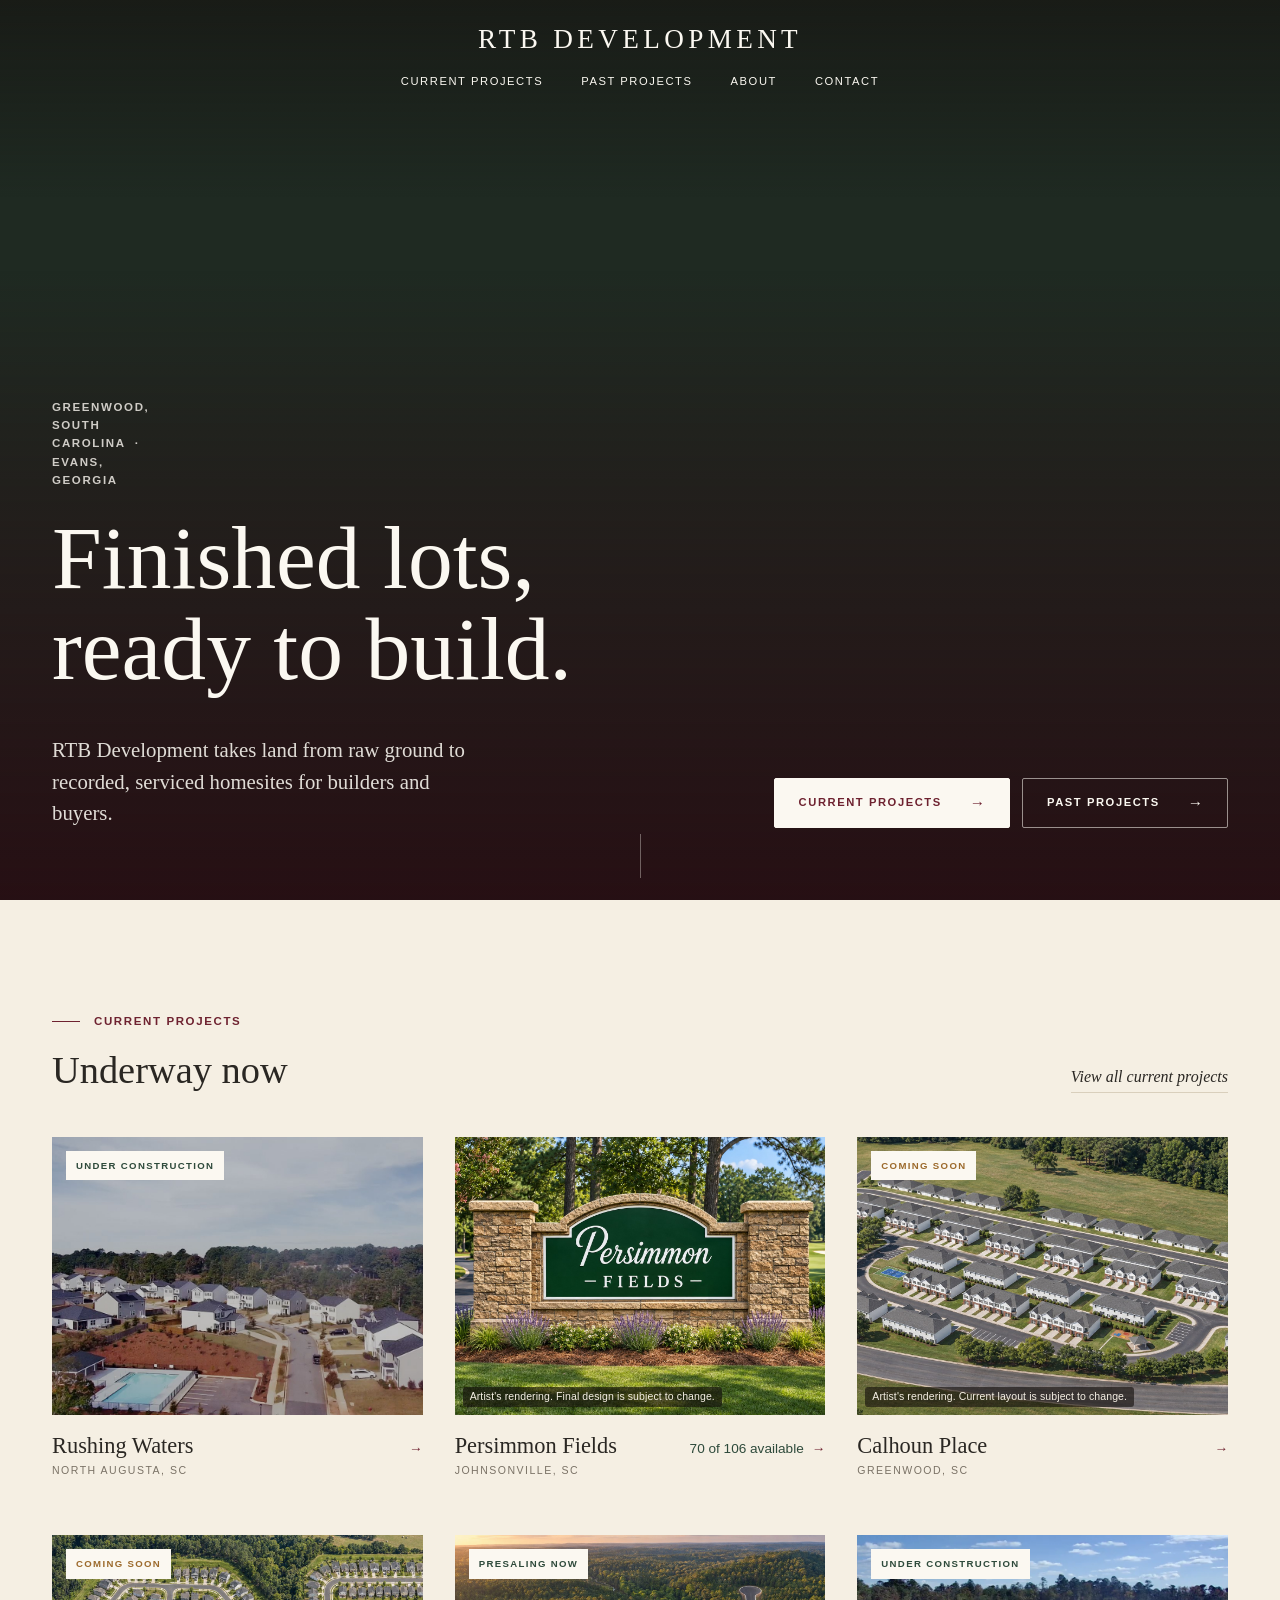
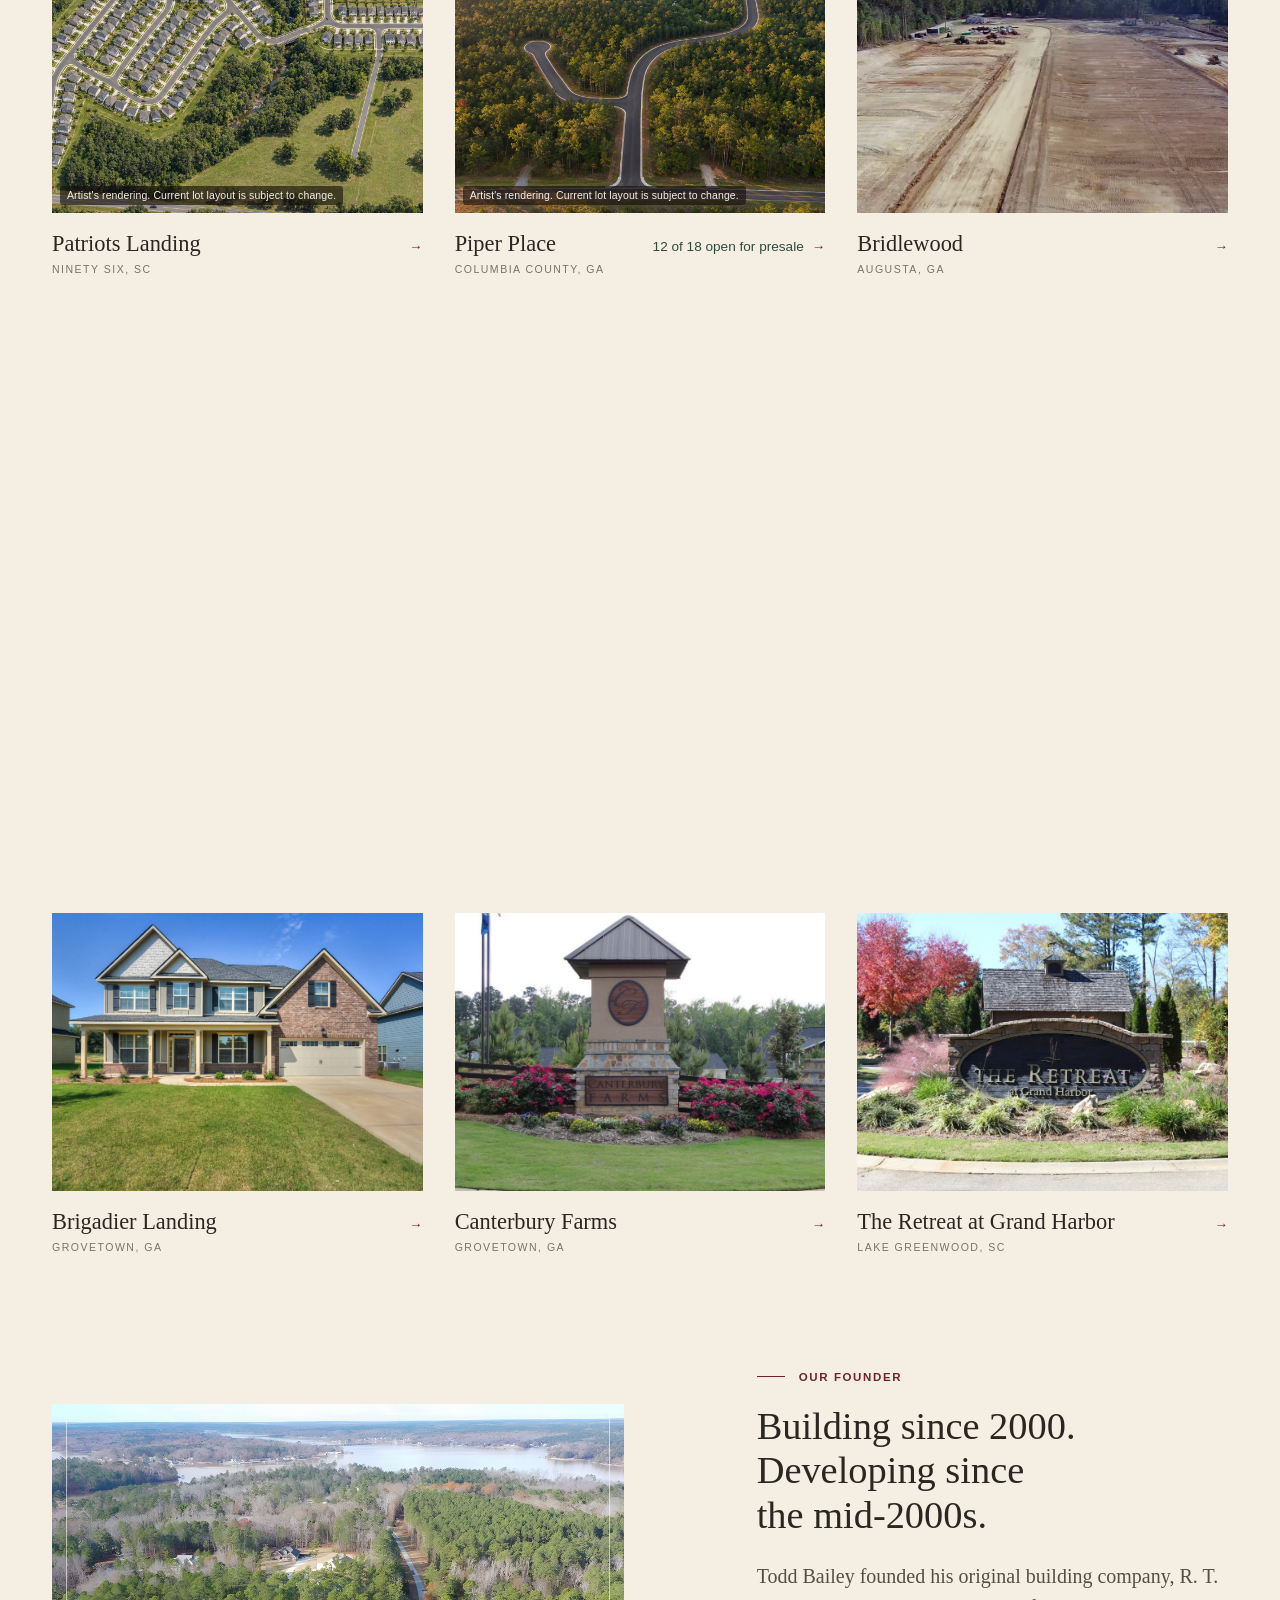
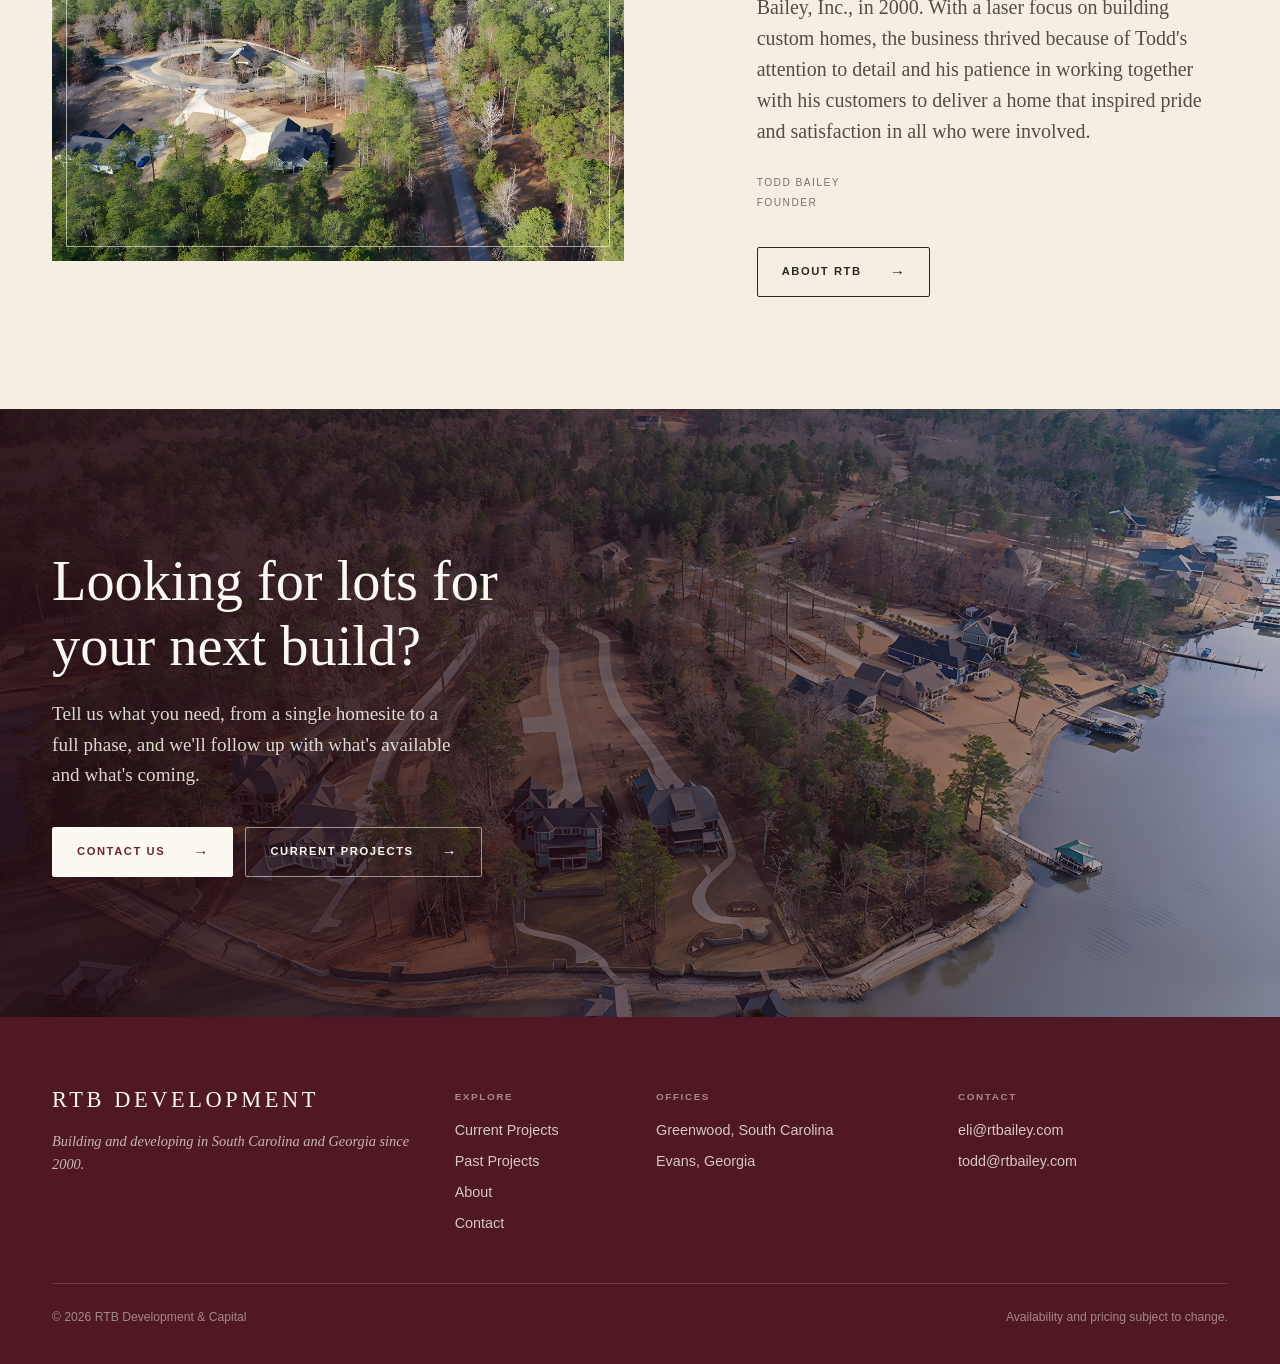
<file: index.html>
<!doctype html>
<html lang="en">
<head>
<meta charset="utf-8">
<meta http-equiv="Content-Security-Policy" content="default-src 'self'; script-src 'self' https://cdnjs.cloudflare.com; style-src 'self' 'unsafe-inline' https://fonts.googleapis.com https://cdnjs.cloudflare.com; font-src 'self' https://fonts.gstatic.com; img-src 'self' data: https://tile.openstreetmap.org; media-src 'self'; connect-src 'self'; object-src 'none'; base-uri 'self'; form-action 'self' mailto:; upgrade-insecure-requests">
<meta name="referrer" content="strict-origin-when-cross-origin">
<meta name="viewport" content="width=device-width, initial-scale=1">
<title>RTB Development · Build-ready homesites</title>
<meta name="description" content="Finished, build-ready homesites from RTB Development. Current lot inventory and past communities.">
<meta name="theme-color" content="#6e2230">
<link rel="icon" href="images/favicon.svg" type="image/svg+xml">
<link rel="preconnect" href="https://fonts.googleapis.com">
<link rel="preconnect" href="https://fonts.gstatic.com" crossorigin>
<link href="https://fonts.googleapis.com/css2?family=Libre+Caslon+Text:ital,wght@0,400;0,700;1,400&family=Libre+Franklin:wght@400;500;600&display=swap" rel="stylesheet">
<link rel="stylesheet" href="css/site.css?v=20261124l">
</head>
<body data-page="home">
<a class="skip" href="#main">Skip to content</a>
<header class="site-header"></header>
<main id="main">

<section class="hero" id="hero">
  <div class="hero-reel" id="hero-reel" aria-hidden="true"></div>
  <div class="wrap">
    <p class="where caps">Greenwood, South Carolina &nbsp;·&nbsp; Evans, Georgia</p>
    <h1>Finished lots, ready to build.</h1>
    <div class="hero-foot">
      <p>RTB Development takes land from raw ground to recorded, serviced homesites for builders and buyers.</p>
      <div class="actions">
        <a class="btn btn-light" href="inventory.html">Current projects</a>
        <a class="btn btn-ghost" href="projects.html">Past projects</a>
      </div>
    </div>
  </div>
  <span class="scroll-cue" aria-hidden="true"></span>
</section>

<section class="section">
  <div class="wrap">
    <div class="section-head reveal">
      <div><p class="kicker">Current projects</p><h2>Underway now</h2></div>
      <a class="text-link" href="inventory.html">View all current projects</a>
    </div>
    <div class="tiles" id="communities"></div>
  </div>
</section>

<section class="section">
  <div class="wrap">
    <div class="section-head reveal">
      <div><p class="kicker">Track record</p><h2>Past projects</h2></div>
      <a class="text-link" href="projects.html">View all past projects</a>
    </div>
    <div class="tiles" id="past"></div>
  </div>
</section>

<section class="section">
  <div class="wrap teaser">
    <div class="teaser-photo reveal" style="background-image:url('images/aerial-forest-road.jpg')" role="img" aria-label="Aerial view of a development in the pines"></div>
    <div class="teaser-body reveal">
      <p class="kicker">Our founder</p>
      <h2>Building since 2000. Developing since the mid-2000s.</h2>
      <p class="lede" id="teaser-text"></p>
      <p class="sig"><span id="teaser-name"></span><span>Founder</span></p>
      <a class="btn btn-line" href="about.html">About RTB</a>
    </div>
  </div>
</section>

<section class="closing" style="background-image:url('images/aerial-lake-lots.jpg')">
  <div class="wrap">
    <h2 class="reveal">Looking for lots for your next build?</h2>
    <p class="reveal">Tell us what you need, from a single homesite to a full phase, and we'll follow up with what's available and what's coming.</p>
    <div class="actions reveal">
      <a class="btn btn-light" href="contact.html">Contact us</a>
      <a class="btn btn-ghost" href="inventory.html">Current projects</a>
    </div>
  </div>
</section>
</main>
<footer class="site-footer"></footer>
<script src="data/inventory.js?v=20261124l"></script>
<script src="js/site.js?v=20261124l"></script>
<script src="js/pages.js?v=20261124l"></script>
</body>
</html>
</file>
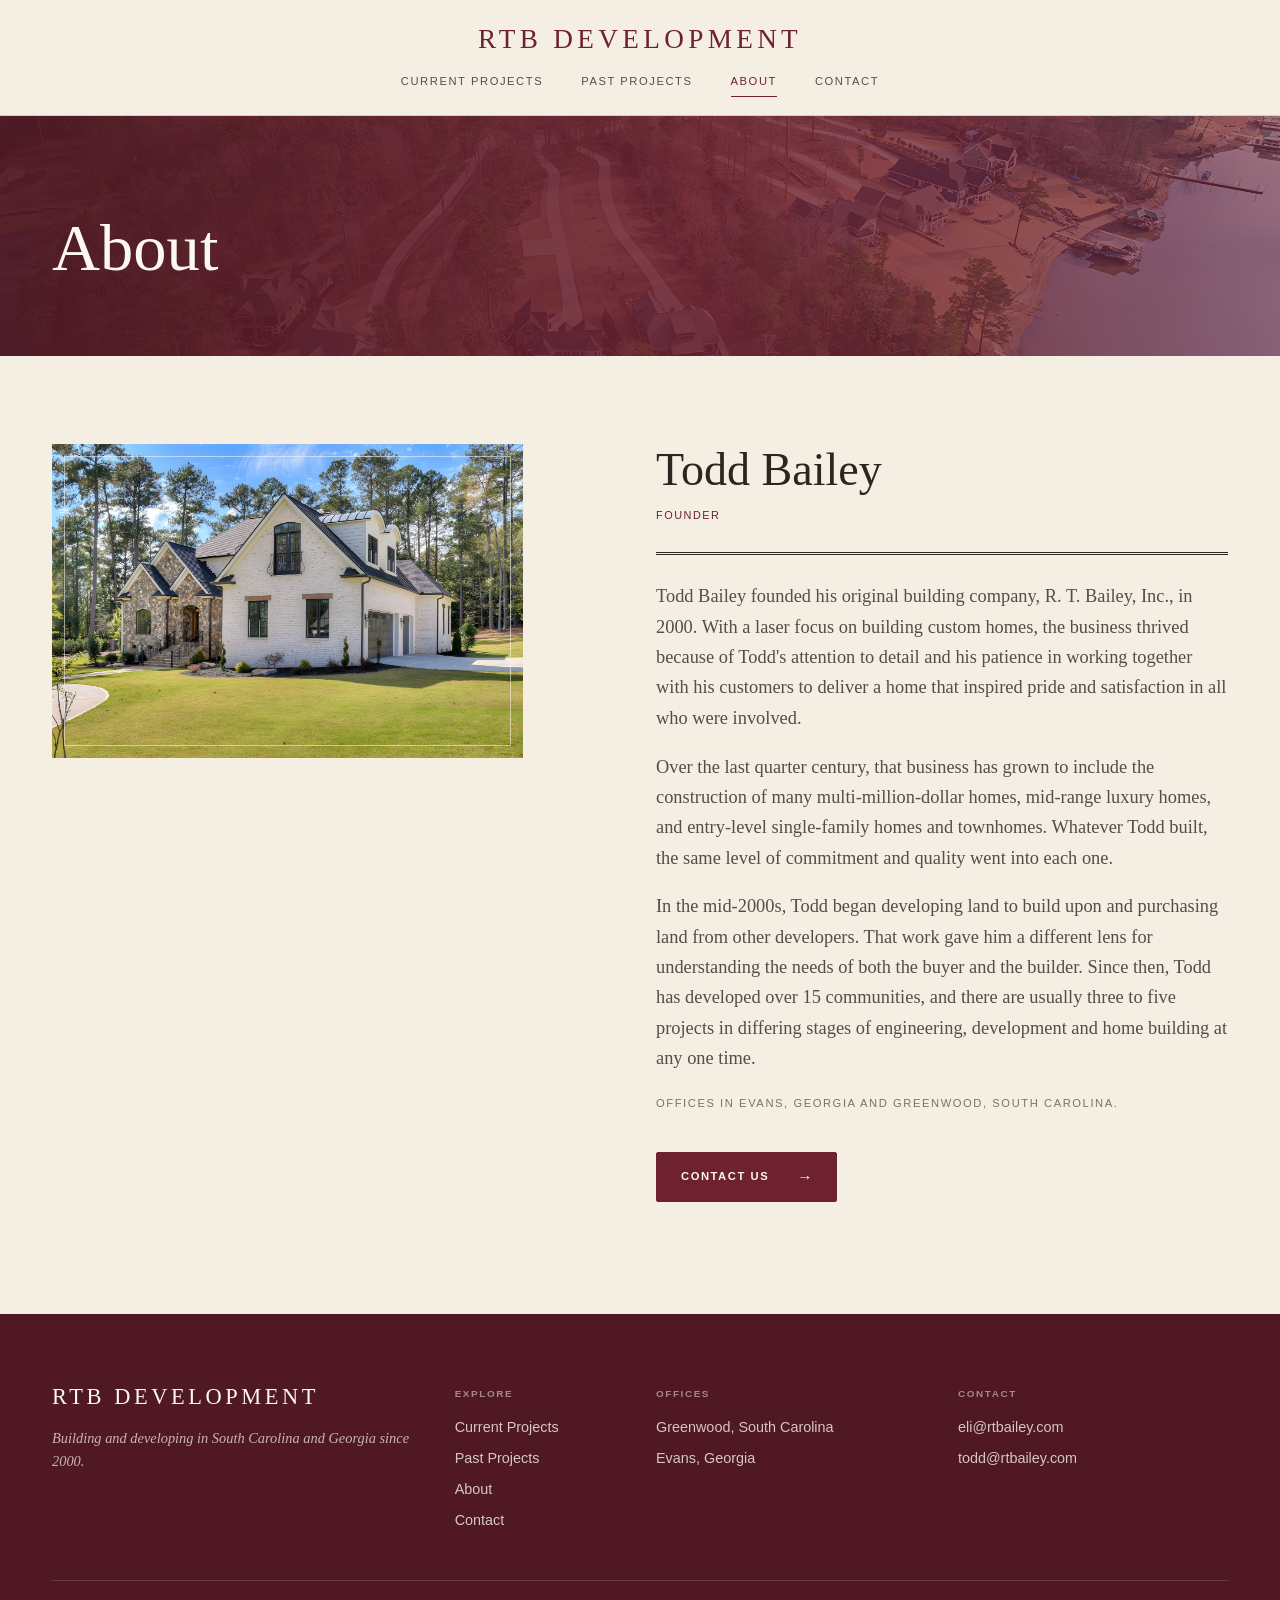
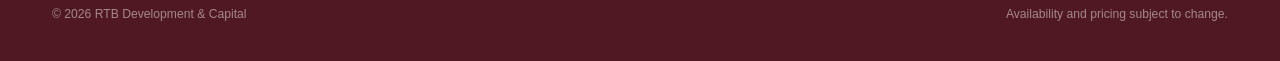
<file: about.html>
<!doctype html>
<html lang="en">
<head>
<meta charset="utf-8">
<meta http-equiv="Content-Security-Policy" content="default-src 'self'; script-src 'self' https://cdnjs.cloudflare.com; style-src 'self' 'unsafe-inline' https://fonts.googleapis.com https://cdnjs.cloudflare.com; font-src 'self' https://fonts.gstatic.com; img-src 'self' data: https://tile.openstreetmap.org; media-src 'self'; connect-src 'self'; object-src 'none'; base-uri 'self'; form-action 'self' mailto:; upgrade-insecure-requests">
<meta name="referrer" content="strict-origin-when-cross-origin">
<meta name="viewport" content="width=device-width, initial-scale=1">
<title>About · RTB Development</title>
<meta name="description" content="RTB Development acquires, entitles and develops residential land.">
<meta name="theme-color" content="#6e2230">
<link rel="icon" href="images/favicon.svg" type="image/svg+xml">
<link rel="preconnect" href="https://fonts.googleapis.com">
<link rel="preconnect" href="https://fonts.gstatic.com" crossorigin>
<link href="https://fonts.googleapis.com/css2?family=Libre+Caslon+Text:ital,wght@0,400;0,700;1,400&family=Libre+Franklin:wght@400;500;600&display=swap" rel="stylesheet">
<link rel="stylesheet" href="css/site.css?v=20261124l">
</head>
<body data-page="about">
<a class="skip" href="#main">Skip to content</a>
<header class="site-header"></header>
<main id="main">

<section class="page-head" style="background-image:url('images/aerial-lake-lots.jpg')">
  <div class="wrap row"><h1>About</h1></div>
</section>

<section class="section" style="padding-top:0">
  <div class="wrap founder">
    <div class="founder-photo" id="founder-photo"></div>
    <div class="founder-body">
      <h2 id="founder-name"></h2>
      <p class="label" id="founder-title"></p>
      <div class="prose" id="founder-bio"></div>
      <div style="margin-top:40px"><a class="btn" href="contact.html">Contact us</a></div>
    </div>
  </div>
</section>
</main>
<footer class="site-footer"></footer>
<script src="data/inventory.js?v=20261124l"></script>
<script src="js/site.js?v=20261124l"></script>
<script src="js/pages.js?v=20261124l"></script>
</body>
</html>
</file>
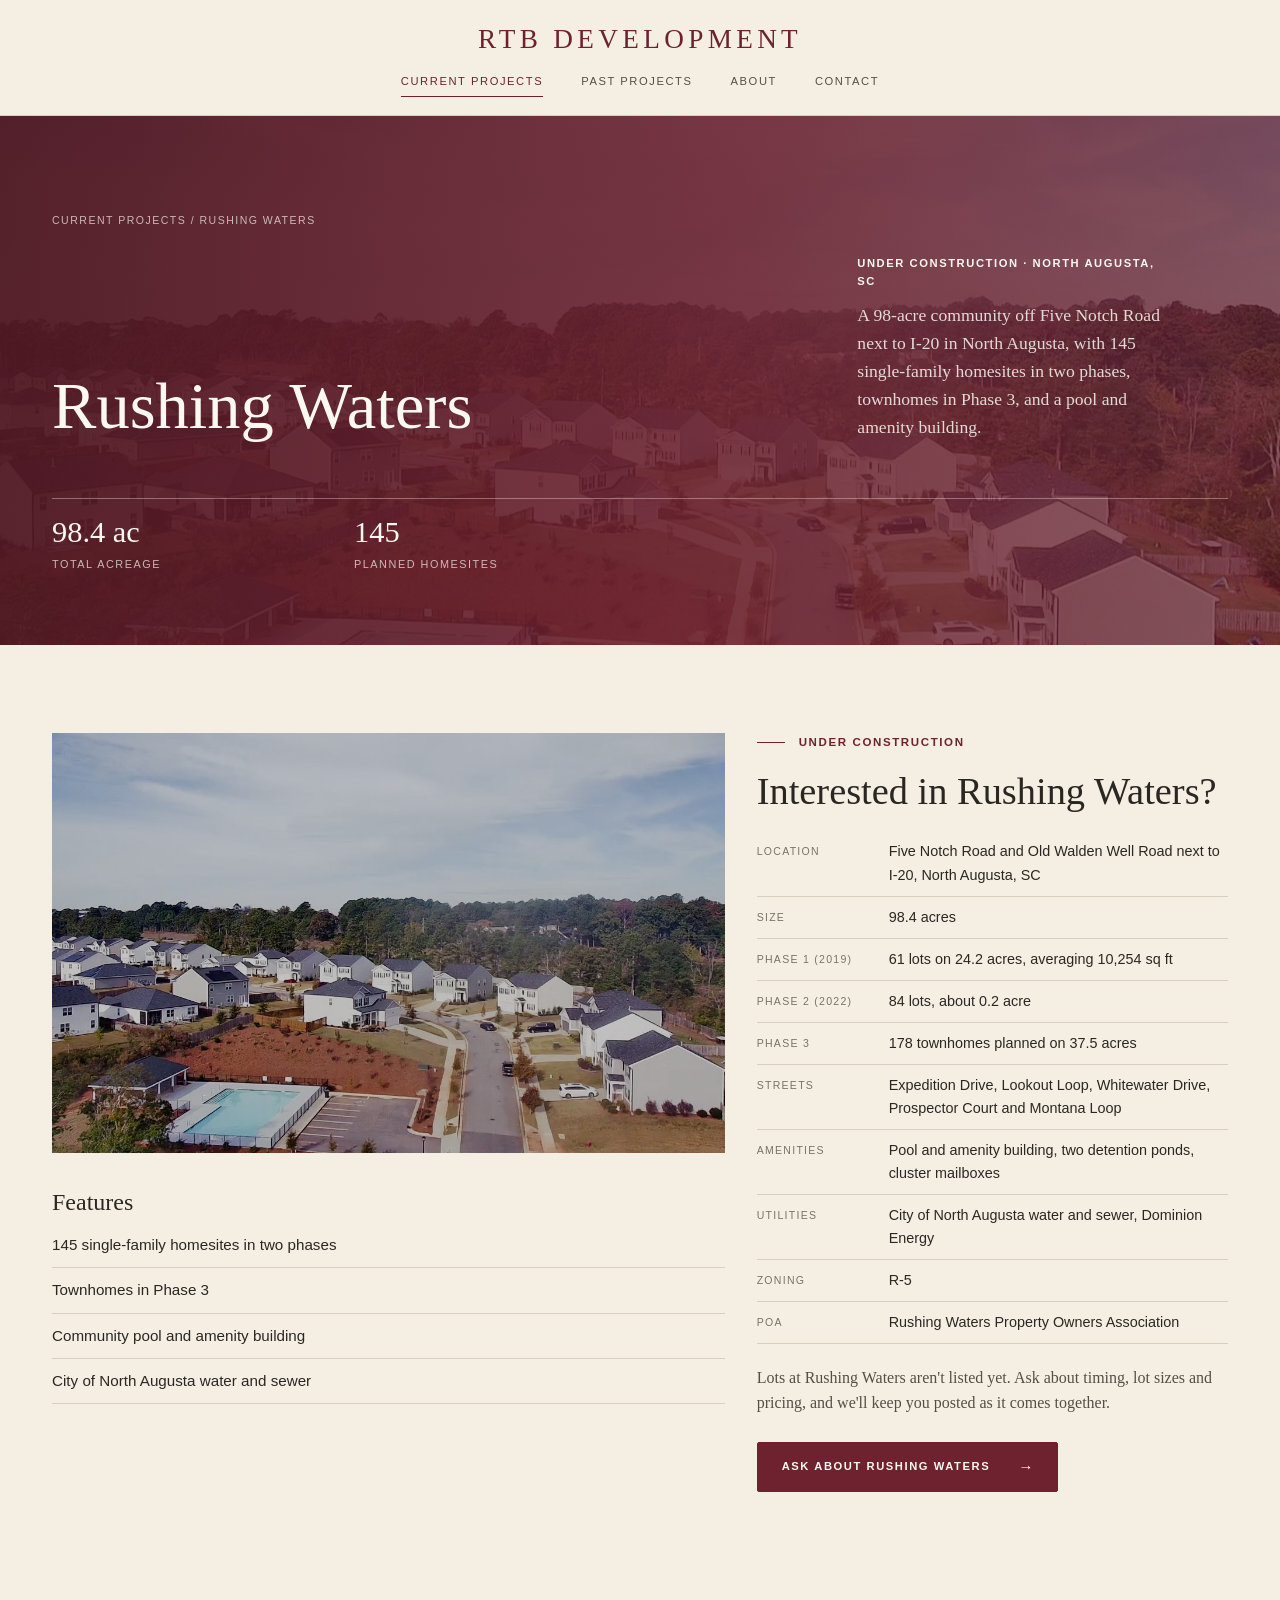
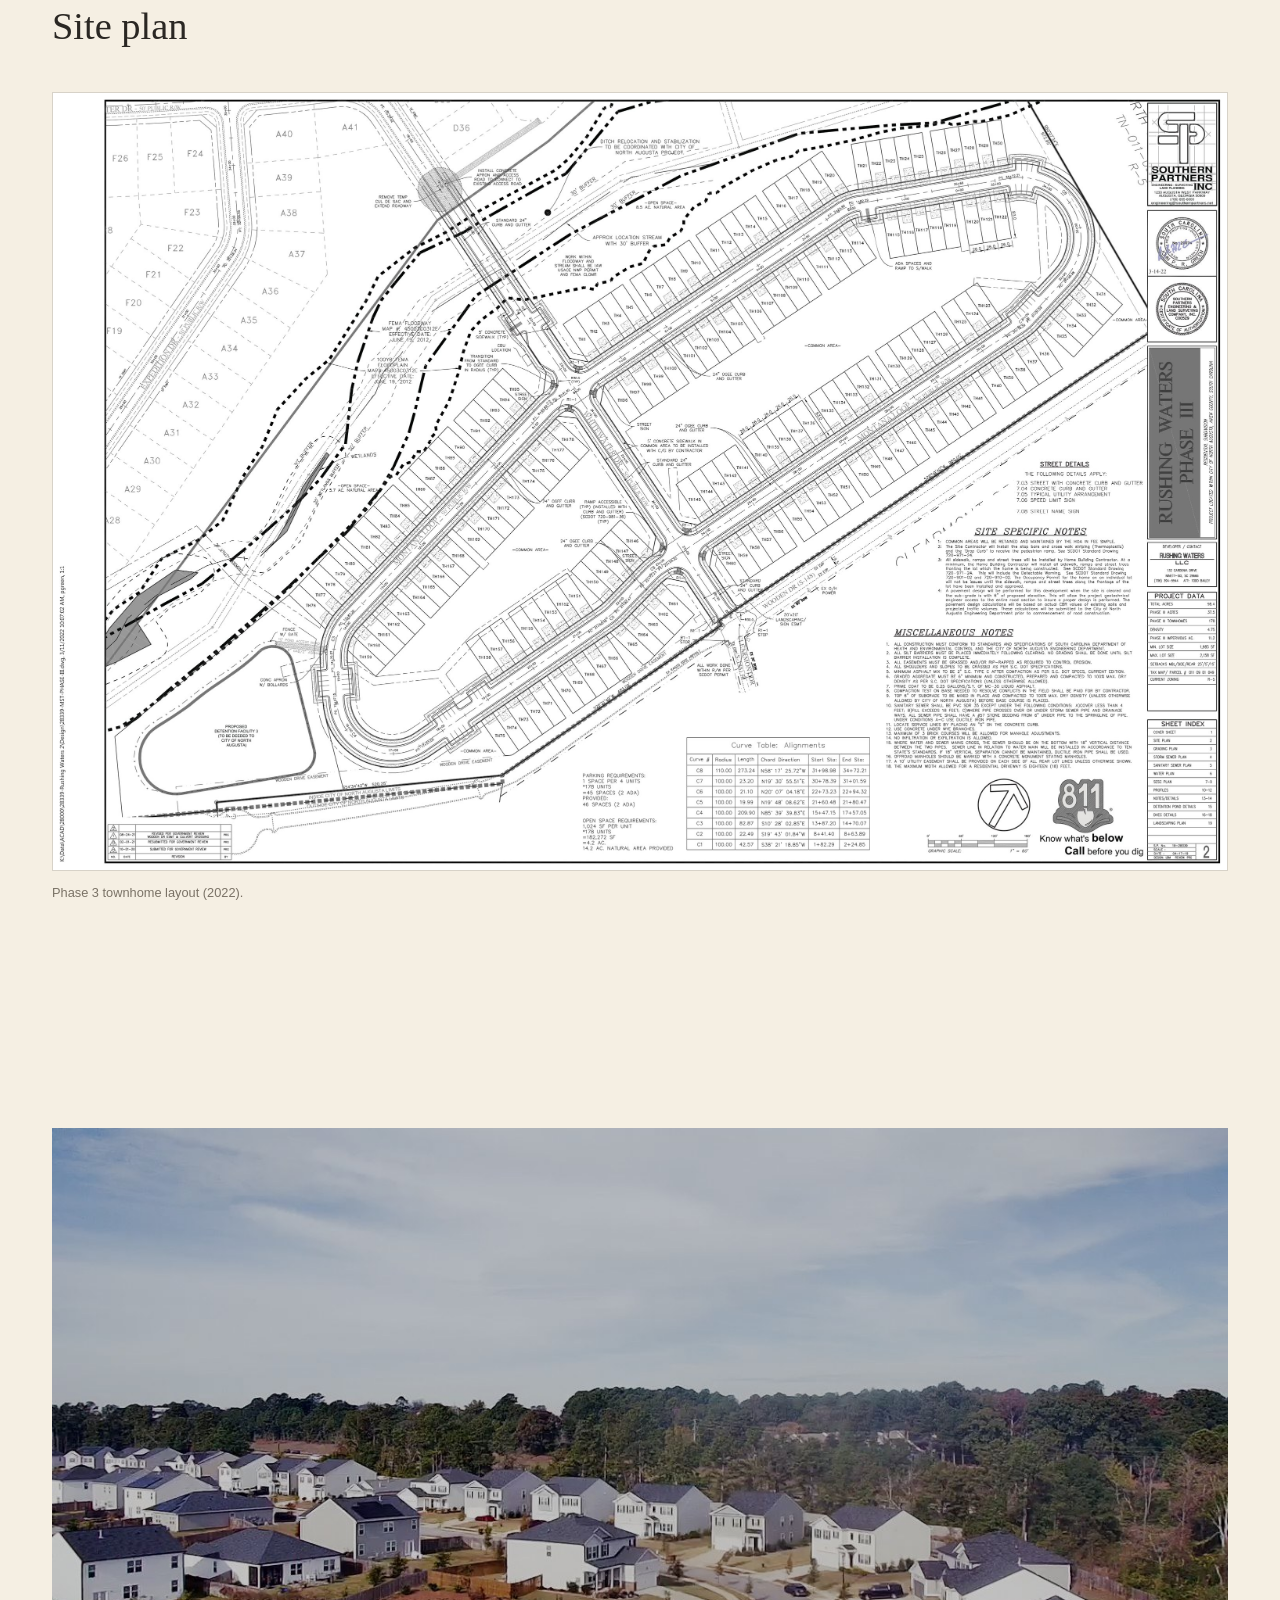
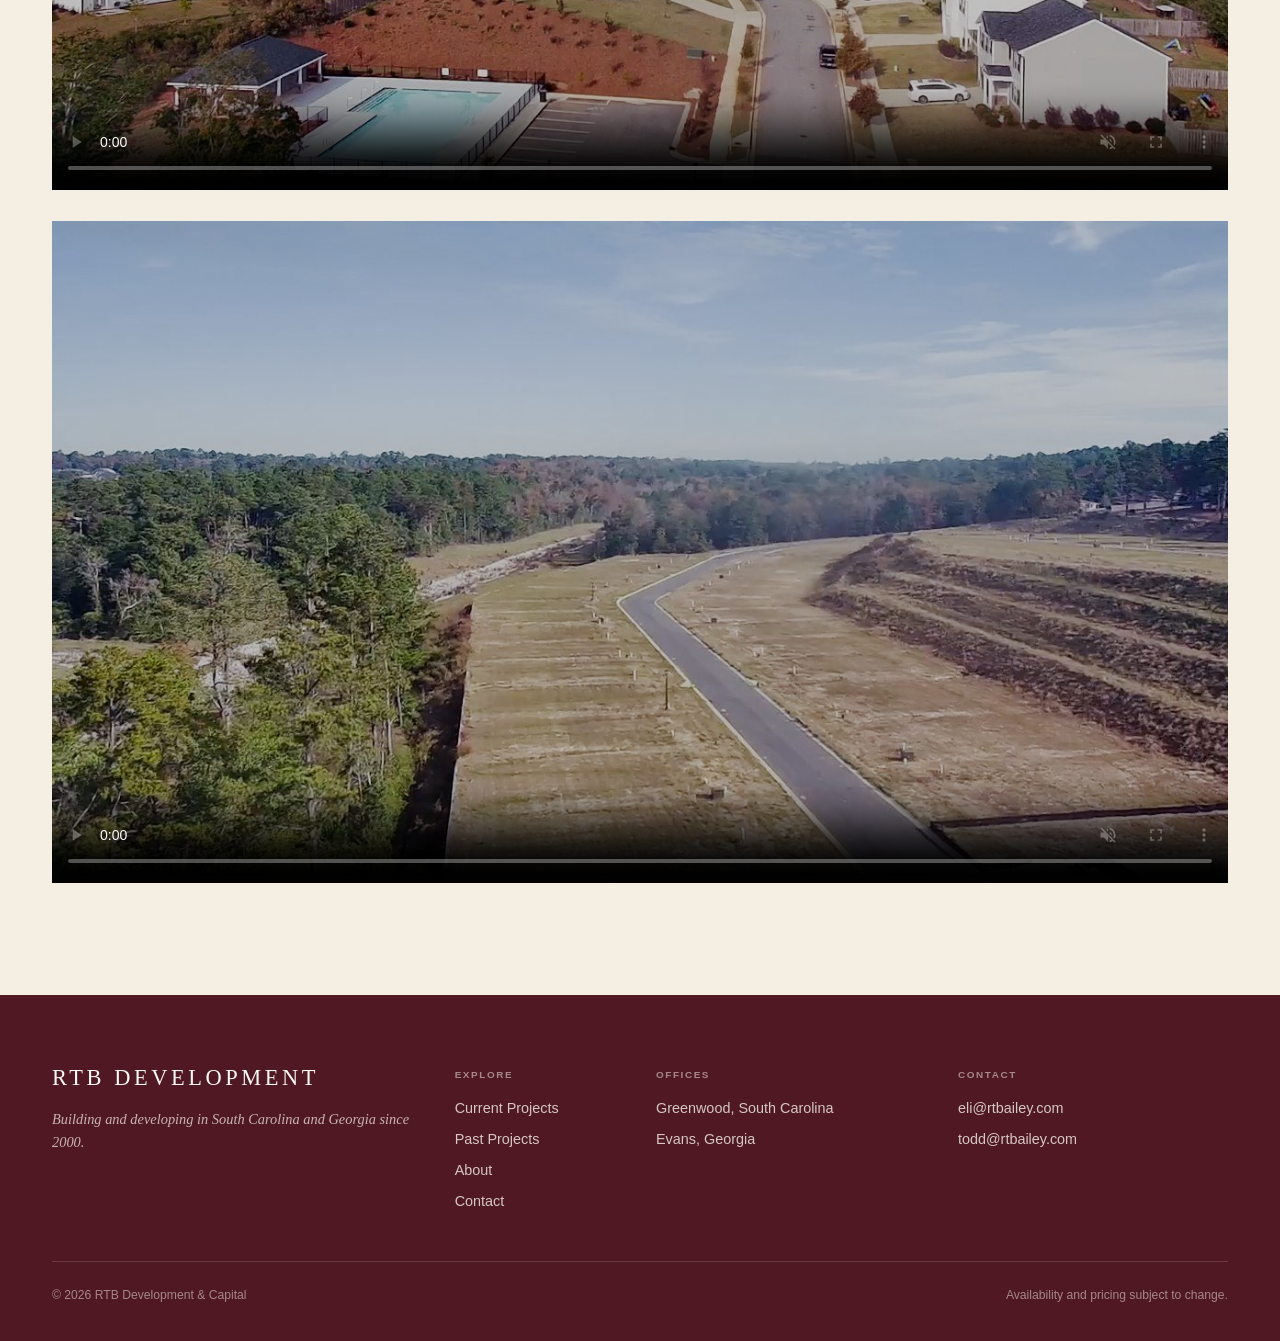
<file: community.html>
<!doctype html>
<html lang="en">
<head>
<meta charset="utf-8">
<meta http-equiv="Content-Security-Policy" content="default-src 'self'; script-src 'self' https://cdnjs.cloudflare.com; style-src 'self' 'unsafe-inline' https://fonts.googleapis.com https://cdnjs.cloudflare.com; font-src 'self' https://fonts.gstatic.com; img-src 'self' data: https://tile.openstreetmap.org; media-src 'self'; connect-src 'self'; object-src 'none'; base-uri 'self'; form-action 'self' mailto:; upgrade-insecure-requests">
<meta name="referrer" content="strict-origin-when-cross-origin">
<meta name="viewport" content="width=device-width, initial-scale=1">
<title>Community · RTB Development</title>
<meta name="description" content="Site plan, lot sizes, pricing and availability.">
<meta name="theme-color" content="#6e2230">
<link rel="icon" href="images/favicon.svg" type="image/svg+xml">
<link rel="preconnect" href="https://fonts.googleapis.com">
<link rel="preconnect" href="https://fonts.gstatic.com" crossorigin>
<link href="https://fonts.googleapis.com/css2?family=Libre+Caslon+Text:ital,wght@0,400;0,700;1,400&family=Libre+Franklin:wght@400;500;600&display=swap" rel="stylesheet">
<link rel="stylesheet" href="css/site.css?v=20261124l">
</head>
<body data-page="community">
<a class="skip" href="#main">Skip to content</a>
<header class="site-header"></header>
<main id="main">

<section class="page-head" style="background-image:url('images/aerial-lake-development.jpg')">
  <div class="wrap">
    <div class="crumbs"><a href="inventory.html">Current projects</a> / <span id="c-crumb"></span></div>
    <div class="row">
      <h1 id="c-name"></h1>
      <p class="aside" id="c-summary"></p>
    </div>
    <div class="facts" id="c-facts"></div>
  </div>
</section>

<section class="section" id="interest-section" style="padding-top:0" hidden>
  <div class="wrap project-cta">
    <div class="project-cta-media">
      <div id="interest-photo"></div>
      <div class="cta-features" id="features-section">
        <h3>Features</h3>
        <ul class="plain-list" id="c-features"></ul>
        <div id="c-plat"></div>
      </div>
    </div>
    <div class="project-cta-body">
      <p class="kicker" id="interest-kicker"></p>
      <h2 id="interest-title"></h2>
      <dl class="detail-list overview-details" id="ov-details" hidden></dl>
      <p class="lede" id="interest-text"></p>
      <a class="btn" id="interest-btn" href="contact.html">Ask about this project</a>
    </div>
  </div>
</section>

<section class="section" id="where-section" style="padding-top:0" hidden>
  <div class="wrap where">
    <div class="where-map" id="c-map" role="img"></div>
    <div class="where-body">
      <p class="kicker">Location</p>
      <h2 id="where-title">Where it is</h2>
      <p class="lede" id="where-text"></p>
      <ul class="where-list" id="where-list"></ul>
      <p class="plan-note" id="where-note"></p>
    </div>
  </div>
</section>

<section class="section" id="layout-section" style="padding-top:0" hidden>
  <div class="wrap">
    <div class="section-head"><h2>Site plan</h2></div>
    <a class="layout-plan" id="layout-link" href="#" target="_blank" rel="noopener"><img id="layout-img" alt="" loading="lazy"></a>
    <p class="plan-note" id="layout-note"></p>
  </div>
</section>


<section id="plan-section">
  <div class="wrap plan-grid" id="plan-grid">
    <div class="plan">
      <div class="plan-bar"><h3>Site plan</h3><div class="legend" id="c-legend"></div></div>
      <div id="c-plan"></div>
      <p class="plan-note">Illustrative, not to scale. The recorded plat governs.</p>
    </div>
    <aside class="detail" id="lot-detail" aria-live="polite"></aside>
  </div>
</section>

<section class="section" id="gallery-section" hidden>
  <div class="wrap"><div class="gallery" id="gallery"></div></div>
</section>

<section class="section" id="lots-section">
  <div class="wrap">
    <div class="section-head"><h2>Lots</h2></div>
    <div class="table-wrap">
      <table class="lots">
        <thead><tr>
          <th><button data-sort="lot">Lot</button></th>
          <th class="col-comm"></th>
          <th class="num"><button data-sort="acres">Size</button></th>
          <th class="num col-front"><button data-sort="frontage">Frontage</button></th>
          <th class="num"><button data-sort="price">Price</button></th>
          <th><button data-sort="status">Status</button></th>
        </tr></thead>
        <tbody id="lot-rows"></tbody>
      </table>
    </div>
  </div>
</section>


</main>
<footer class="site-footer"></footer>
<script src="data/inventory.js?v=20261124l"></script>
<script src="js/site.js?v=20261124l"></script>
<script src="js/pages.js?v=20261124l"></script>
</body>
</html>
</file>
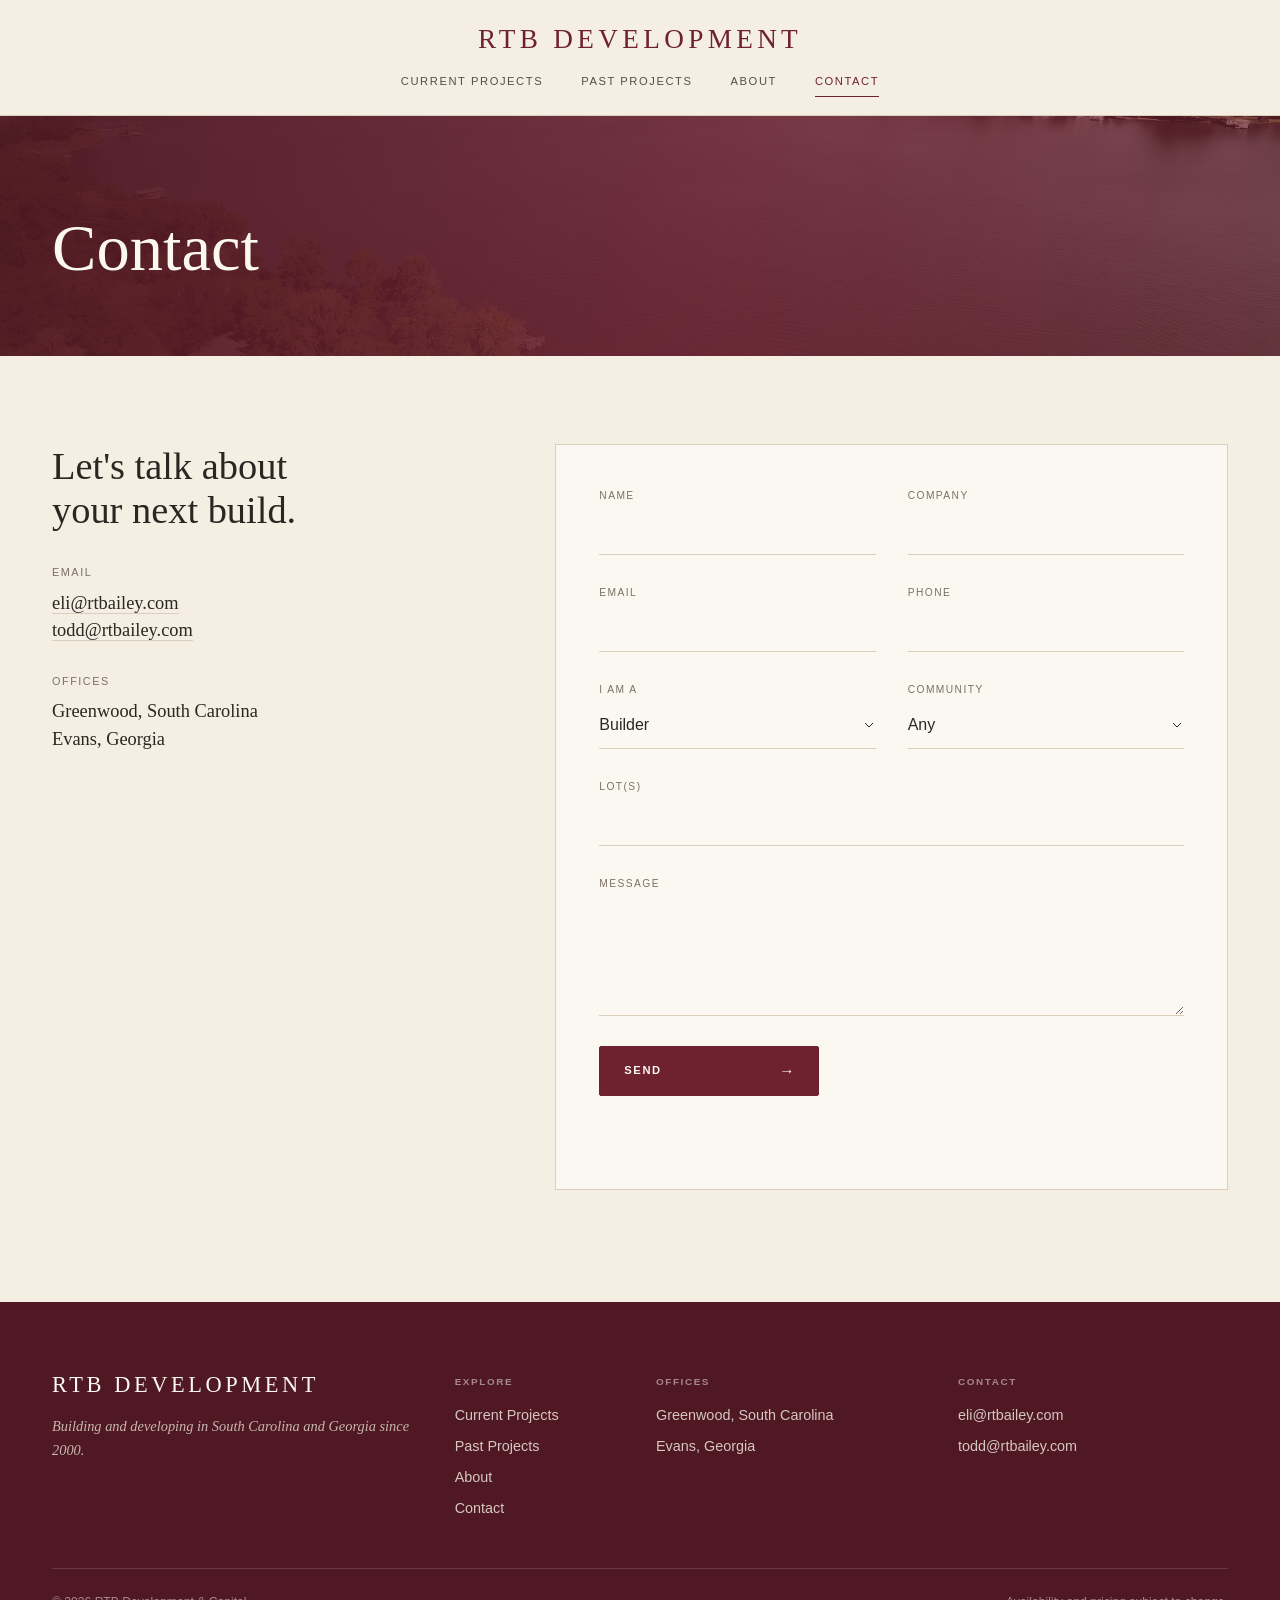
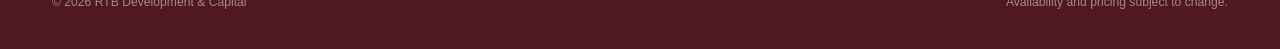
<file: contact.html>
<!doctype html>
<html lang="en">
<head>
<meta charset="utf-8">
<meta http-equiv="Content-Security-Policy" content="default-src 'self'; script-src 'self' https://cdnjs.cloudflare.com; style-src 'self' 'unsafe-inline' https://fonts.googleapis.com https://cdnjs.cloudflare.com; font-src 'self' https://fonts.gstatic.com; img-src 'self' data: https://tile.openstreetmap.org; media-src 'self'; connect-src 'self'; object-src 'none'; base-uri 'self'; form-action 'self' mailto:; upgrade-insecure-requests">
<meta name="referrer" content="strict-origin-when-cross-origin">
<meta name="viewport" content="width=device-width, initial-scale=1">
<title>Contact · RTB Development</title>
<meta name="description" content="Ask RTB Development about lot availability, pricing and plats.">
<meta name="theme-color" content="#6e2230">
<link rel="icon" href="images/favicon.svg" type="image/svg+xml">
<link rel="preconnect" href="https://fonts.googleapis.com">
<link rel="preconnect" href="https://fonts.gstatic.com" crossorigin>
<link href="https://fonts.googleapis.com/css2?family=Libre+Caslon+Text:ital,wght@0,400;0,700;1,400&family=Libre+Franklin:wght@400;500;600&display=swap" rel="stylesheet">
<link rel="stylesheet" href="css/site.css?v=20261124l">
</head>
<body data-page="contact">
<a class="skip" href="#main">Skip to content</a>
<header class="site-header"></header>
<main id="main">

<section class="page-head" style="background-image:url('images/aerial-lake.jpg')">
  <div class="wrap row"><h1>Contact</h1></div>
</section>

<section class="section" style="padding-top:0">
  <div class="wrap contact-grid">
    <div class="contact-info">
      <h2>Let's talk about your next build.</h2>
      <dl>
        <div><dt class="label">Email</dt><dd id="c-emails"></dd></div>
        <div><dt class="label">Offices</dt><dd id="c-offices"></dd></div>
        <div id="c-phone-row" hidden><dt class="label">Phone</dt><dd id="c-phone"></dd></div>
      </dl>
    </div>
    <form class="form" id="contact-form">
      <div class="form-row">
        <div class="field"><label for="f-name">Name</label><input id="f-name" name="name" required autocomplete="name"></div>
        <div class="field"><label for="f-company">Company</label><input id="f-company" name="company" autocomplete="organization"></div>
      </div>
      <div class="form-row">
        <div class="field"><label for="f-email">Email</label><input id="f-email" name="email" type="email" required autocomplete="email"></div>
        <div class="field"><label for="f-phone">Phone</label><input id="f-phone" name="phone" type="tel" autocomplete="tel"></div>
      </div>
      <div class="form-row">
        <div class="field"><label for="f-role">I am a</label>
          <select id="f-role" name="role"><option>Builder</option><option>Individual buyer</option><option>Broker / agent</option><option>Other</option></select>
        </div>
        <div class="field"><label for="f-community">Community</label><select id="f-community" name="community"></select></div>
      </div>
      <div class="field"><label for="f-lot">Lot(s)</label><input id="f-lot" name="lot"></div>
      <div class="field"><label for="f-message">Message</label><textarea id="f-message" name="message" required></textarea></div>
      <button class="btn" type="submit">Send</button>
      <div class="form-status" id="form-status" role="status"></div>
    </form>
  </div>
</section>
</main>
<footer class="site-footer"></footer>
<script src="data/inventory.js?v=20261124l"></script>
<script src="js/site.js?v=20261124l"></script>
<script src="js/pages.js?v=20261124l"></script>
</body>
</html>
</file>
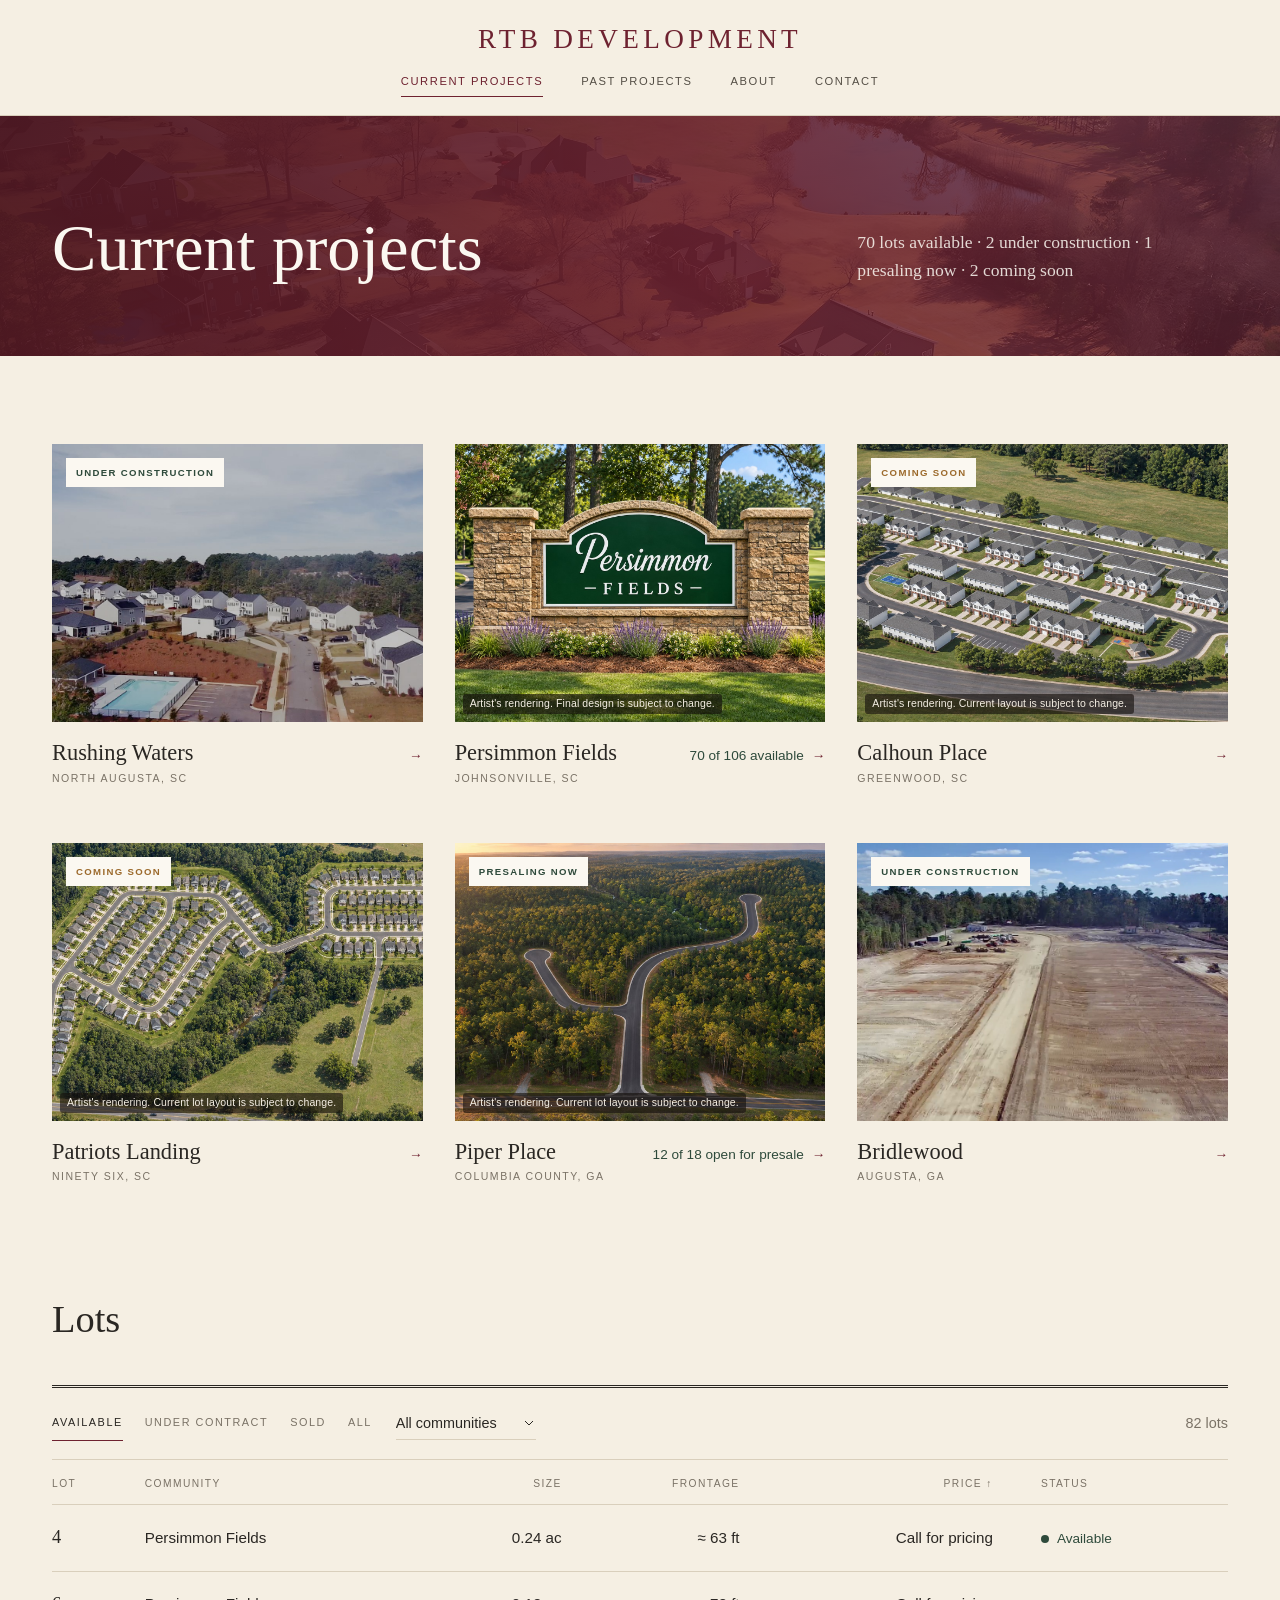
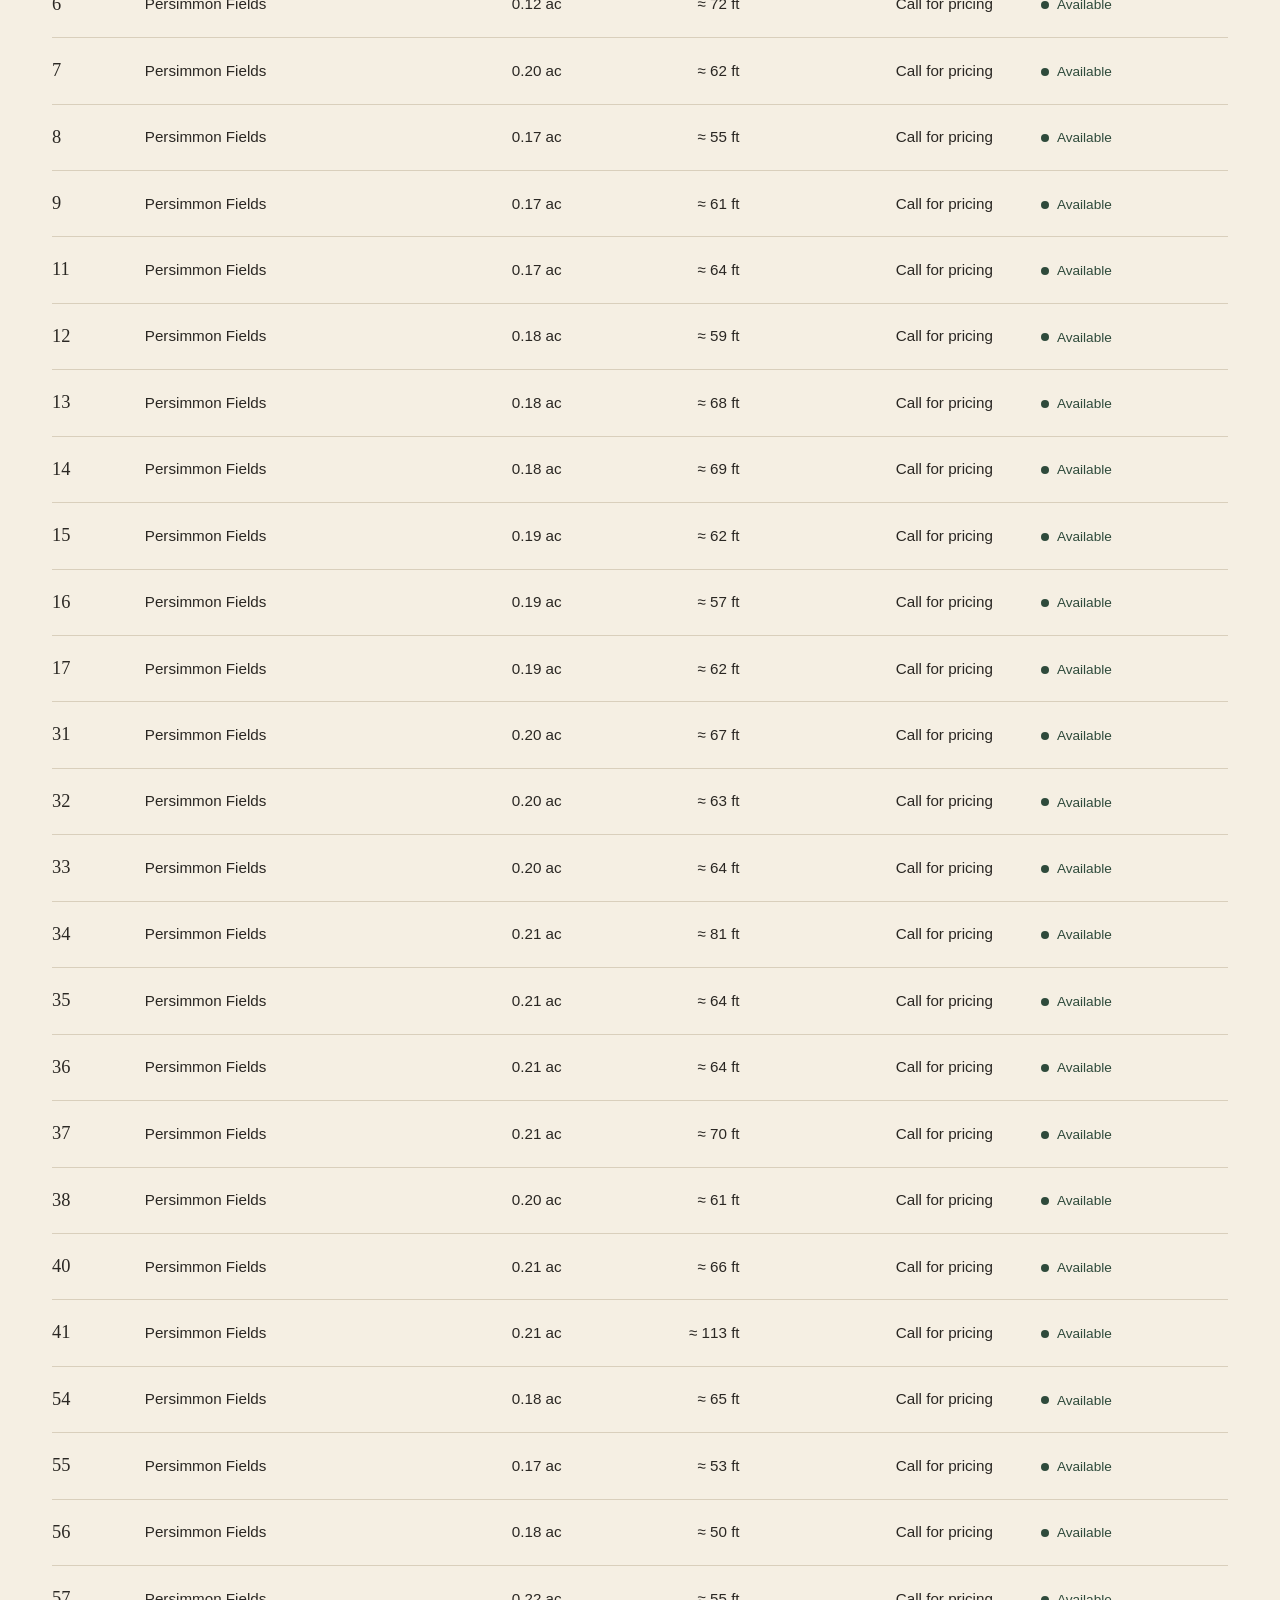
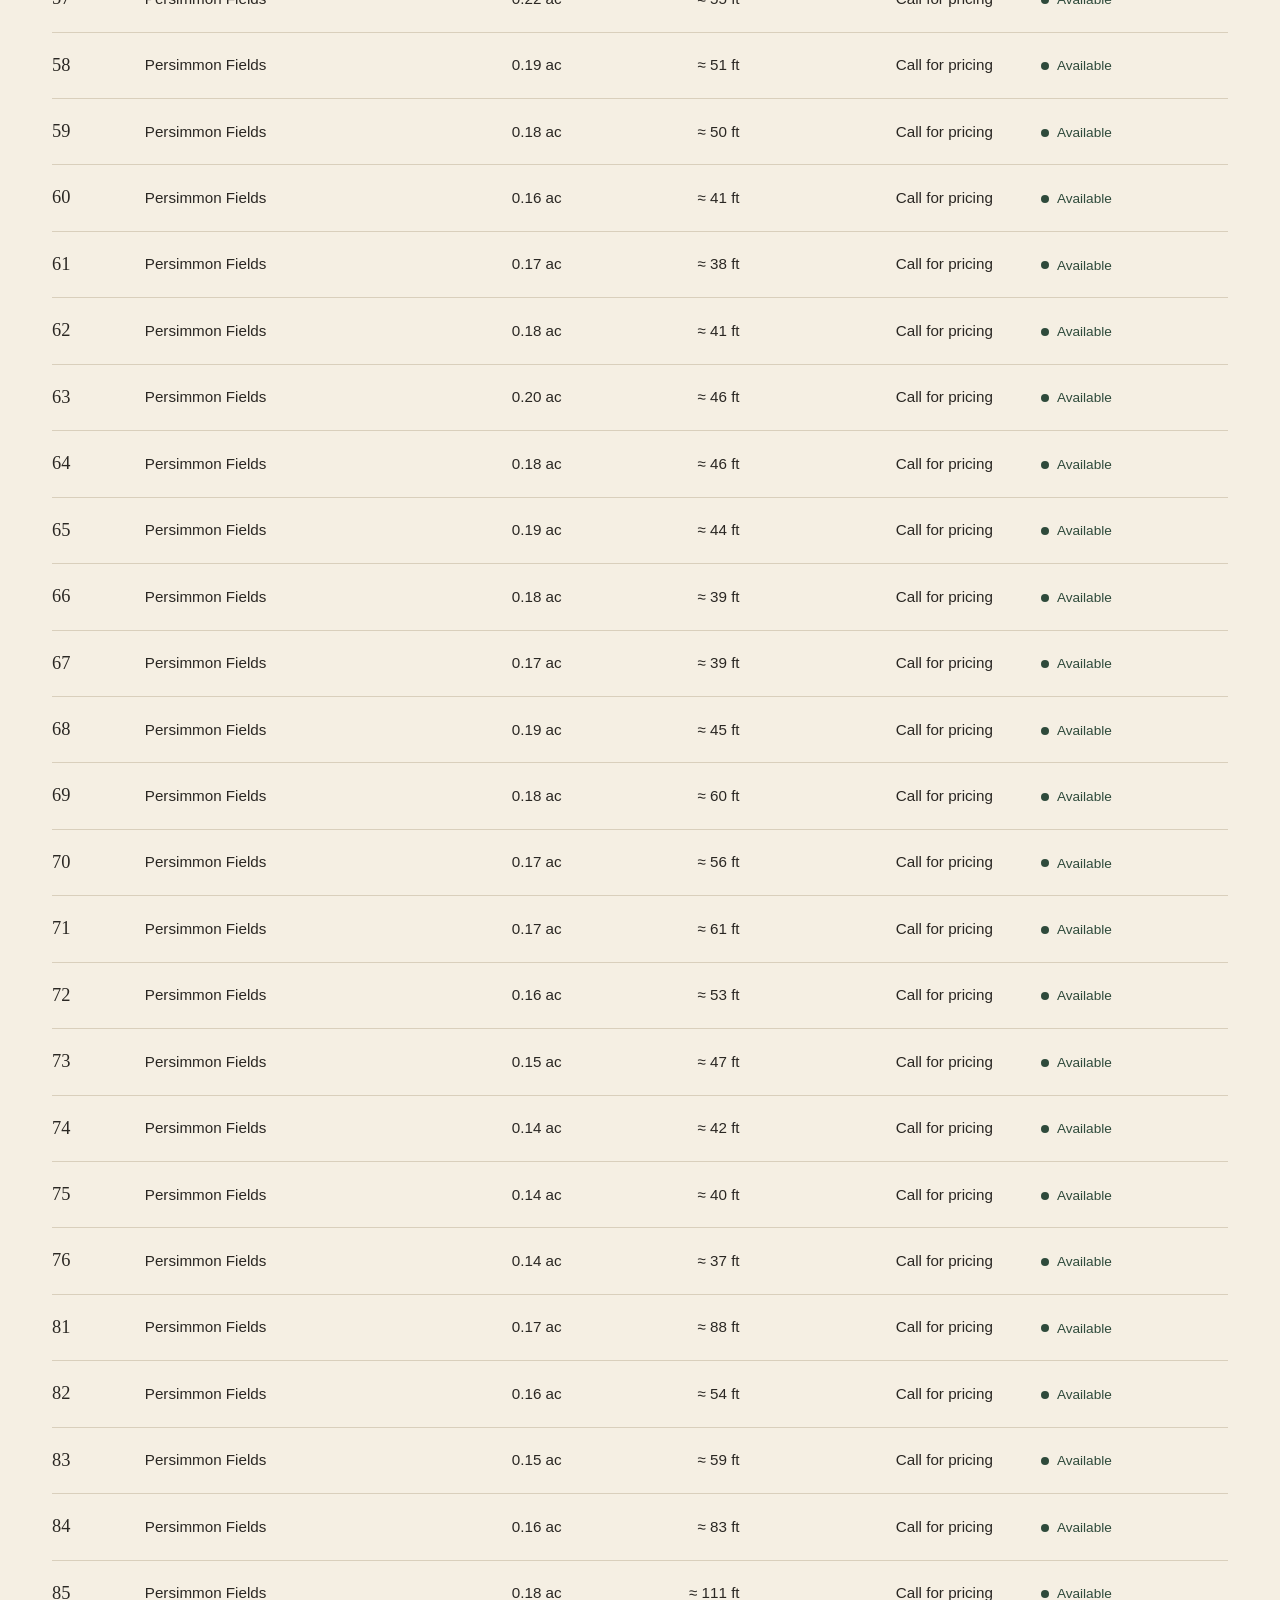
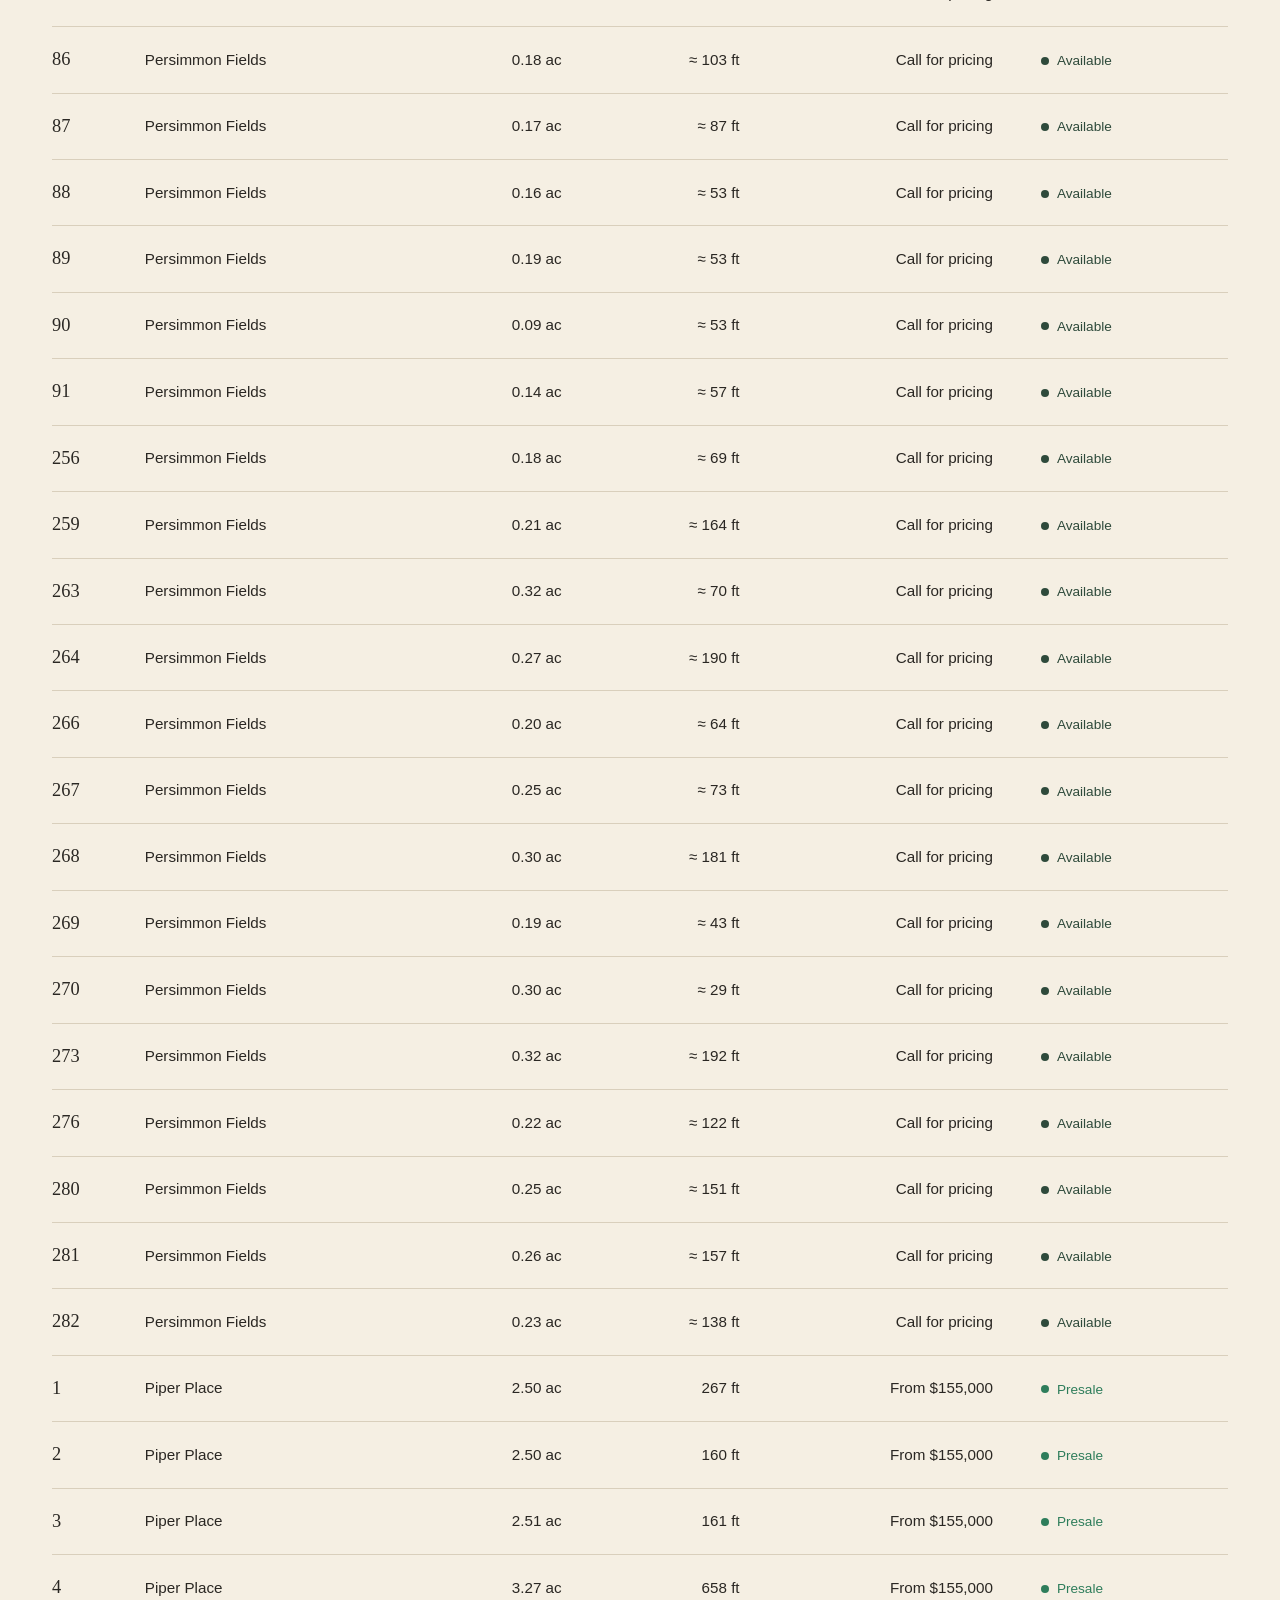
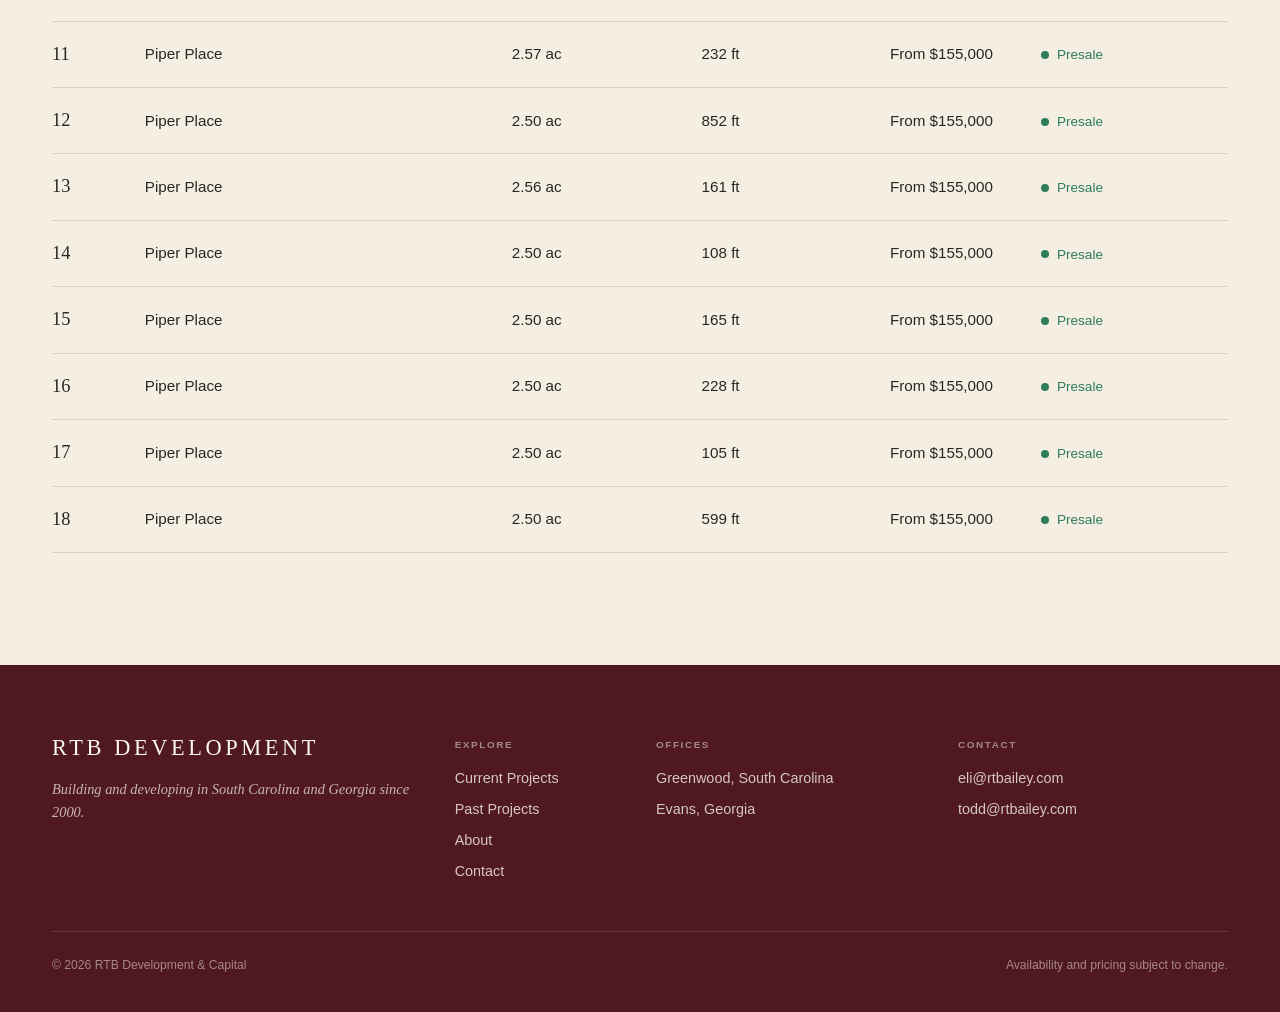
<file: inventory.html>
<!doctype html>
<html lang="en">
<head>
<meta charset="utf-8">
<meta http-equiv="Content-Security-Policy" content="default-src 'self'; script-src 'self' https://cdnjs.cloudflare.com; style-src 'self' 'unsafe-inline' https://fonts.googleapis.com https://cdnjs.cloudflare.com; font-src 'self' https://fonts.gstatic.com; img-src 'self' data: https://tile.openstreetmap.org; media-src 'self'; connect-src 'self'; object-src 'none'; base-uri 'self'; form-action 'self' mailto:; upgrade-insecure-requests">
<meta name="referrer" content="strict-origin-when-cross-origin">
<meta name="viewport" content="width=device-width, initial-scale=1">
<title>Current Projects · RTB Development</title>
<meta name="description" content="Available homesites across RTB Development communities, with pricing, lot sizes and status.">
<meta name="theme-color" content="#6e2230">
<link rel="icon" href="images/favicon.svg" type="image/svg+xml">
<link rel="preconnect" href="https://fonts.googleapis.com">
<link rel="preconnect" href="https://fonts.gstatic.com" crossorigin>
<link href="https://fonts.googleapis.com/css2?family=Libre+Caslon+Text:ital,wght@0,400;0,700;1,400&family=Libre+Franklin:wght@400;500;600&display=swap" rel="stylesheet">
<link rel="stylesheet" href="css/site.css?v=20261124l">
</head>
<body data-page="inventory">
<a class="skip" href="#main">Skip to content</a>
<header class="site-header"></header>
<main id="main">

<section class="page-head" style="background-image:url('images/aerial-pond.jpg')">
  <div class="wrap row">
    <h1>Current projects</h1>
    <p class="aside" id="summary"></p>
  </div>
</section>

<section>
  <div class="wrap">
    <div class="tiles" id="communities"></div>
  </div>
</section>

<section class="section" id="lots-section">
  <div class="wrap">
    <div class="section-head"><h2>Lots</h2></div>
    <div class="toolbar">
      <div class="seg" id="status-seg" role="group" aria-label="Filter by status">
        <button data-status="available" aria-pressed="true">Available</button>
        <button data-status="contract" aria-pressed="false">Under contract</button>
        <button data-status="sold" aria-pressed="false">Sold</button>
        <button data-status="all" aria-pressed="false">All</button>
      </div>
      <select class="select" id="filter-community" aria-label="Filter by community"></select>
      <span class="count" id="lot-count" aria-live="polite"></span>
    </div>
    <div class="table-wrap">
      <table class="lots">
        <thead><tr>
          <th><button data-sort="lot">Lot</button></th>
          <th class="col-comm"><button data-sort="community">Community</button></th>
          <th class="num"><button data-sort="acres">Size</button></th>
          <th class="num col-front"><button data-sort="frontage">Frontage</button></th>
          <th class="num"><button data-sort="price">Price</button></th>
          <th><button data-sort="status">Status</button></th>
        </tr></thead>
        <tbody id="lot-rows"></tbody>
      </table>
    </div>
  </div>
</section>
</main>
<footer class="site-footer"></footer>
<script src="data/inventory.js?v=20261124l"></script>
<script src="js/site.js?v=20261124l"></script>
<script src="js/pages.js?v=20261124l"></script>
</body>
</html>
</file>
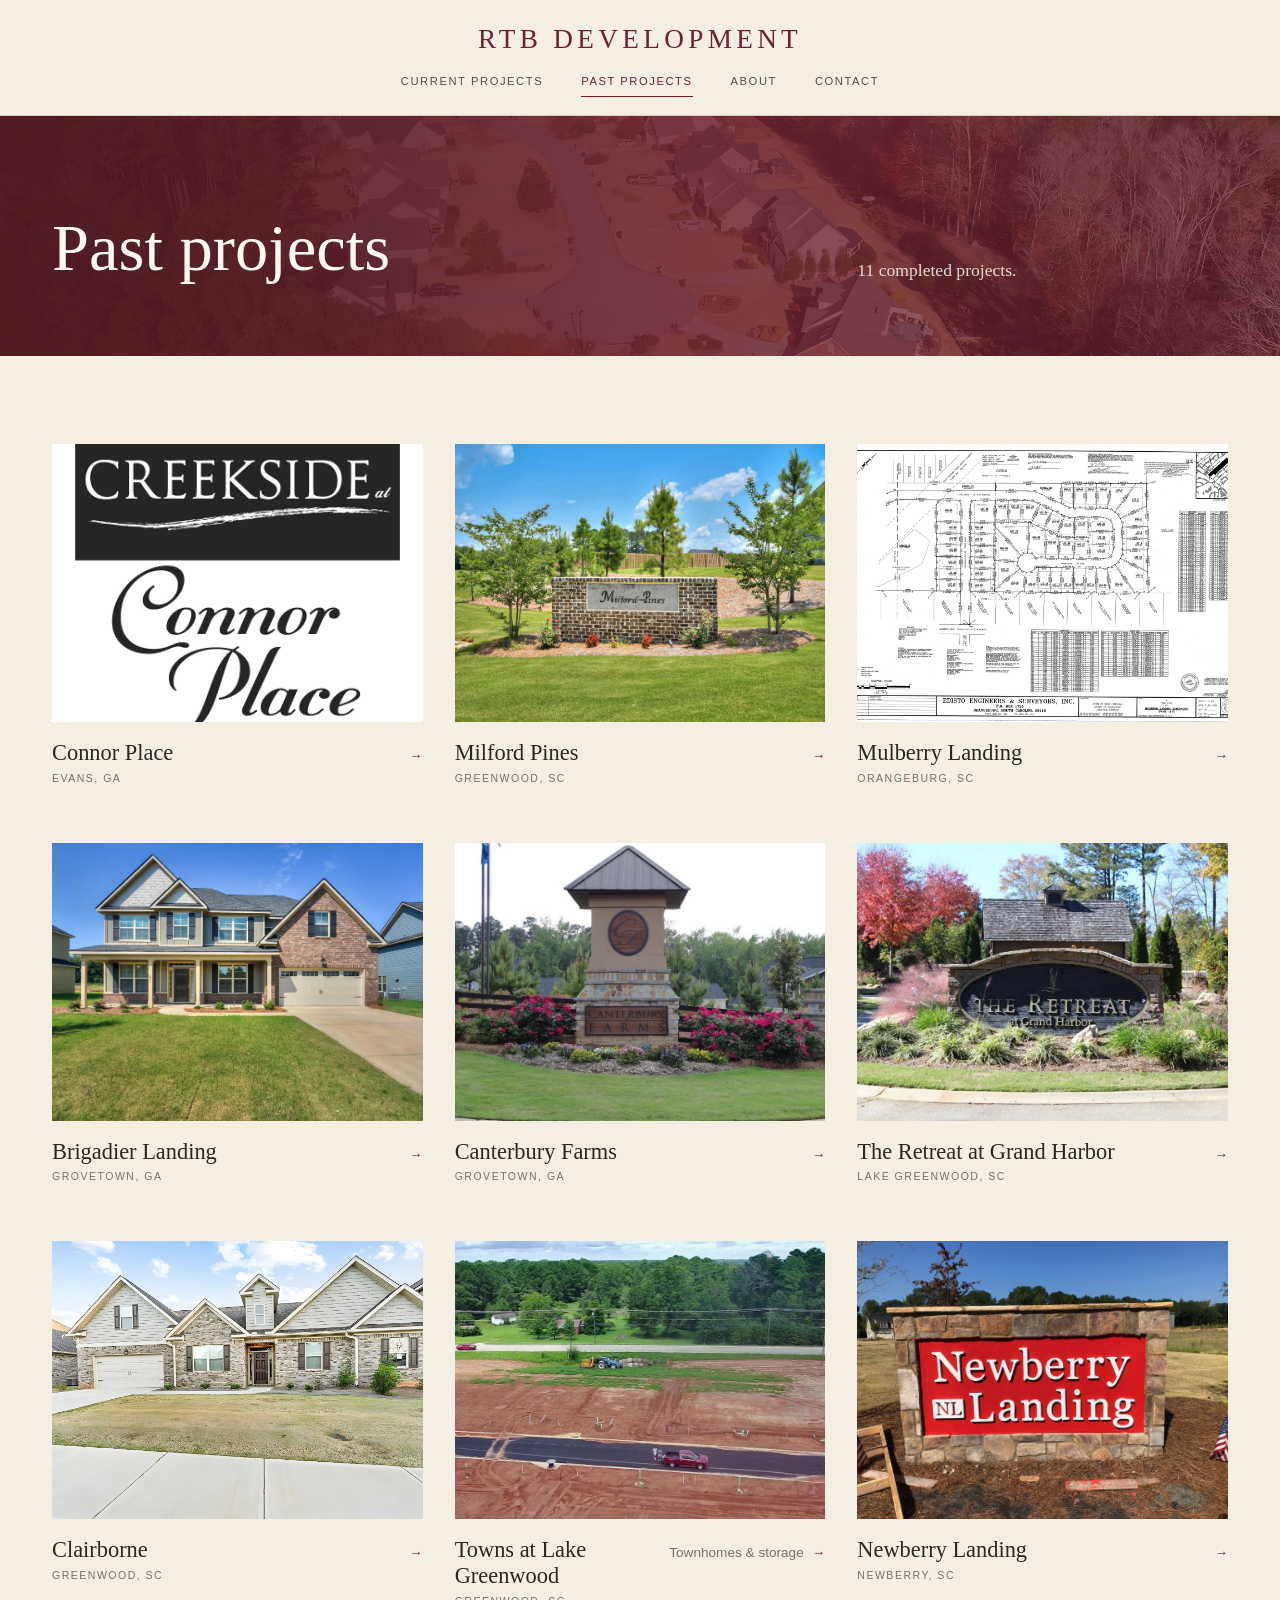
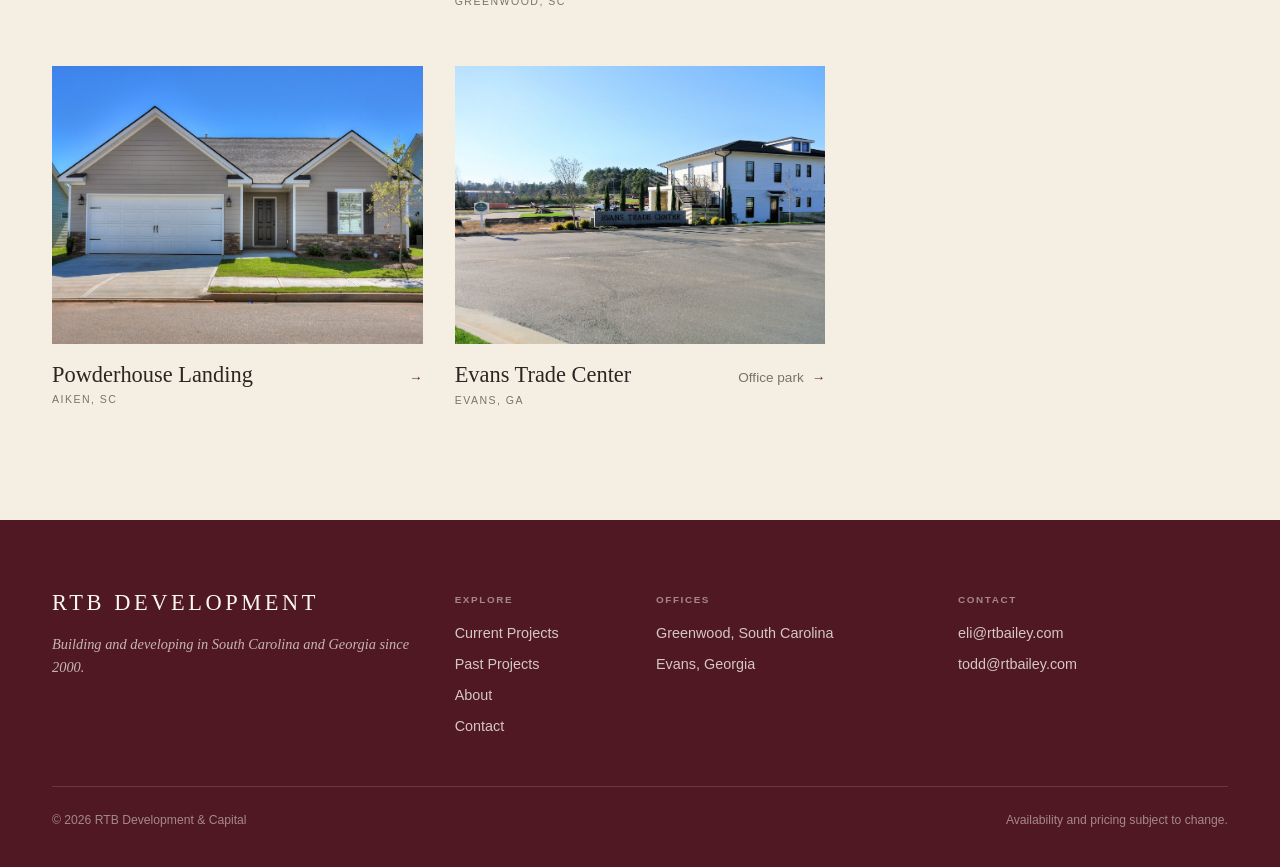
<file: projects.html>
<!doctype html>
<html lang="en">
<head>
<meta charset="utf-8">
<meta http-equiv="Content-Security-Policy" content="default-src 'self'; script-src 'self' https://cdnjs.cloudflare.com; style-src 'self' 'unsafe-inline' https://fonts.googleapis.com https://cdnjs.cloudflare.com; font-src 'self' https://fonts.gstatic.com; img-src 'self' data: https://tile.openstreetmap.org; media-src 'self'; connect-src 'self'; object-src 'none'; base-uri 'self'; form-action 'self' mailto:; upgrade-insecure-requests">
<meta name="referrer" content="strict-origin-when-cross-origin">
<meta name="viewport" content="width=device-width, initial-scale=1">
<title>Past Projects · RTB Development</title>
<meta name="description" content="Communities RTB Development has taken from raw land to build-ready homesites.">
<meta name="theme-color" content="#6e2230">
<link rel="icon" href="images/favicon.svg" type="image/svg+xml">
<link rel="preconnect" href="https://fonts.googleapis.com">
<link rel="preconnect" href="https://fonts.gstatic.com" crossorigin>
<link href="https://fonts.googleapis.com/css2?family=Libre+Caslon+Text:ital,wght@0,400;0,700;1,400&family=Libre+Franklin:wght@400;500;600&display=swap" rel="stylesheet">
<link rel="stylesheet" href="css/site.css?v=20261124l">
</head>
<body data-page="projects">
<a class="skip" href="#main">Skip to content</a>
<header class="site-header"></header>
<main id="main">

<section class="page-head" style="background-image:url('images/aerial-culdesac.jpg')">
  <div class="wrap row">
    <h1>Past projects</h1>
    <p class="aside" id="summary"></p>
  </div>
</section>

<section class="section" style="padding-top:0">
  <div class="wrap">
    <div class="tiles" id="project-index"></div>
  </div>
</section>
</main>
<footer class="site-footer"></footer>
<script src="data/inventory.js?v=20261124l"></script>
<script src="js/site.js?v=20261124l"></script>
<script src="js/pages.js?v=20261124l"></script>
</body>
</html>
</file>
<file: css/site.css>
/* RTB Development — public site.
   Southern heritage: Libre Caslon + Libre Franklin, parchment, maroon, pine, red clay. */

:root {
  --ink: #2a2723;
  --ink-2: #544e45;
  --muted: #7a7266;
  --rule: #d9cfbc;
  --rule-strong: #2a2723;
  --paper: #f5efe3;
  --paper-2: #fbf8f1;
  --tint: #ebe3d3;
  --cream: #fbf8f1;

  --maroon: #6e2230;
  --maroon-dark: #4f1822;
  --accent: #2e4a3b;          /* pine: available / under construction */
  --contract: #9c6a2c;        /* ochre: coming soon / under contract */
  --clay: #b5653f;
  --sold: #c4b9a4;

  --display: "Libre Caslon Text", Georgia, "Times New Roman", serif;
  --sans: "Libre Franklin", "Franklin Gothic Book", -apple-system, Arial, sans-serif;

  --max: 1240px;
  --gutter: 32px;
  --ease: cubic-bezier(.2, .7, .2, 1);
}

*, *::before, *::after { box-sizing: border-box; }
[hidden] { display: none !important; }
html { -webkit-text-size-adjust: 100%; scroll-behavior: smooth; }
body {
  margin: 0; font-family: var(--sans); font-size: 16px; line-height: 1.6;
  color: var(--ink); background: var(--paper); -webkit-font-smoothing: antialiased;
  font-feature-settings: "lnum" 1;
}
img { max-width: 100%; display: block; }
a { color: inherit; text-decoration: none; }
button { font: inherit; color: inherit; }
:focus-visible { outline: 2px solid var(--maroon); outline-offset: 3px; }
::selection { background: var(--maroon); color: var(--cream); }

.wrap { width: 100%; max-width: var(--max); margin: 0 auto; padding: 0 var(--gutter); }
.skip { position: absolute; left: -9999px; }
.skip:focus { left: 16px; top: 16px; z-index: 200; background: var(--ink); color: #fff; padding: 8px 12px; }

/* ---------- type ---------- */
h1, h2, h3 { font-family: var(--display); font-weight: 400; margin: 0; line-height: 1.15; }
h1 { font-size: clamp(2.5rem, 5.2vw, 4.25rem); line-height: 1.08; text-wrap: balance; }
h2 { font-size: clamp(1.8rem, 3vw, 2.5rem); text-wrap: balance; }
h3 { font-size: 1.35rem; }
p { margin: 0; }
.caps, .label, .nav, table.lots th, .seg button, .btn, .crumbs, .kicker {
  font-family: var(--sans); text-transform: uppercase; letter-spacing: .14em;
}
.label { font-size: .68rem; font-weight: 500; color: var(--muted); }
.kicker { font-size: .72rem; font-weight: 600; color: var(--maroon); display: flex; align-items: center; gap: 14px; margin-bottom: 18px; }
.kicker::before { content: ""; width: 28px; height: 1px; background: currentColor; }
.lede { font-family: var(--display); font-size: 1.25rem; line-height: 1.55; color: var(--ink-2); }

/* ---------- header ---------- */
.site-header { background: var(--paper); border-bottom: 1px solid var(--rule); position: relative; z-index: 60; transition: background .3s, border-color .3s, color .3s; }
.site-header .wrap { display: flex; flex-direction: column; align-items: center; gap: 14px; padding-top: 26px; padding-bottom: 18px; position: relative; }
.brand { font-family: var(--display); font-size: 1.7rem; letter-spacing: .16em; text-transform: uppercase; line-height: 1; color: var(--maroon); transition: color .3s; }
.brand span { color: inherit; }
.nav { display: flex; gap: 38px; font-size: .7rem; font-weight: 500; }
.nav a { color: var(--ink-2); padding: 6px 0; position: relative; transition: color .15s; }
.nav a::after { content: ""; position: absolute; left: 0; right: 0; bottom: 0; height: 1px; background: currentColor; transform: scaleX(0); transition: transform .25s var(--ease); }
.nav a:hover { color: var(--ink); }
.nav a:hover::after, .nav a[aria-current="page"]::after { transform: scaleX(1); }
.nav a[aria-current="page"] { color: var(--maroon); }
.nav-toggle { display: none; background: none; border: 0; padding: 10px; cursor: pointer; position: absolute; right: calc(var(--gutter) - 10px); top: 50%; transform: translateY(-50%); color: inherit; }

/* Home: header floats over the hero until you scroll. */
body[data-page="home"] .site-header { position: fixed; top: 0; left: 0; right: 0; background: transparent; border-color: transparent; color: var(--cream); }
body[data-page="home"] .site-header .brand,
body[data-page="home"] .site-header .nav a { color: var(--cream); }
body[data-page="home"] .site-header.is-solid { background: rgba(245, 239, 227, .97); border-color: var(--rule); color: var(--ink); }
body[data-page="home"] .site-header.is-solid .brand { color: var(--maroon); }
body[data-page="home"] .site-header.is-solid .nav a { color: var(--ink-2); }
body[data-page="home"] .site-header.is-solid .nav a[aria-current="page"] { color: var(--maroon); }

/* ---------- buttons ---------- */
.btn {
  display: inline-flex; align-items: center; justify-content: space-between; gap: 28px;
  min-height: 50px; padding: 0 24px; border: 1px solid var(--maroon); border-radius: 2px;
  background: var(--maroon); color: var(--cream); font-size: .7rem; font-weight: 600; cursor: pointer;
  transition: background .2s, color .2s, border-color .2s;
}
.btn::after { content: "→"; font-size: .95rem; letter-spacing: 0; transition: transform .2s var(--ease); }
.btn:hover { background: var(--maroon-dark); border-color: var(--maroon-dark); }
.btn:hover::after { transform: translateX(4px); }
.btn-line { background: transparent; color: var(--ink); border-color: var(--ink); }
.btn-line:hover { background: var(--ink); color: var(--paper); border-color: var(--ink); }
.btn-light { background: var(--cream); border-color: var(--cream); color: var(--maroon); }
.btn-light:hover { background: var(--tint); border-color: var(--tint); }
.btn-ghost { background: transparent; border-color: rgba(251,248,241,.55); color: var(--cream); }
.btn-ghost:hover { background: rgba(251,248,241,.12); border-color: var(--cream); }
.text-link { font-family: var(--display); font-style: italic; font-size: 1rem; border-bottom: 1px solid var(--rule); padding-bottom: 2px; transition: color .15s, border-color .15s; }
.text-link:hover { color: var(--maroon); border-color: var(--maroon); }

/* ---------- home hero: slow aerial pans ---------- */
.hero { position: relative; min-height: 100vh; min-height: 100svh; display: flex; align-items: flex-end; color: var(--cream); overflow: hidden; background: #1f2a22; }
.hero-reel { position: absolute; inset: 0; }
.hero-reel .shot { position: absolute; inset: -4%; background: center / cover no-repeat; opacity: 0; animation: reel 28s infinite; will-change: transform, opacity; }
.hero-reel .shot:nth-child(1) { animation-delay: -1.4s; --x0: -2%; --x1: 2%; }
.hero-reel .shot:nth-child(2) { animation-delay: 5.6s; --x0: 2%; --x1: -2%; }
.hero-reel .shot:nth-child(3) { animation-delay: 12.6s; --x0: -1%; --x1: 3%; }
.hero-reel .shot:nth-child(4) { animation-delay: 19.6s; --x0: 2%; --x1: -1%; }
@keyframes reel {
  0%   { opacity: 0; transform: scale(1.04) translateX(var(--x0)); }
  5%   { opacity: 1; }
  25%  { opacity: 1; }
  32%  { opacity: 0; transform: scale(1.14) translateX(var(--x1)); }
  100% { opacity: 0; transform: scale(1.14) translateX(var(--x1)); }
}
.hero::after {
  content: ""; position: absolute; inset: 0; pointer-events: none;
  background:
    linear-gradient(180deg, rgba(20,16,14,.55) 0%, rgba(20,16,14,0) 22%),
    linear-gradient(0deg, rgba(40,12,18,.88) 0%, rgba(40,12,18,.35) 45%, rgba(40,12,18,0) 70%);
}
.hero .wrap { position: relative; z-index: 2; padding-top: 180px; padding-bottom: 72px; }
.hero .where { font-size: .72rem; font-weight: 600; color: rgba(251,248,241,.8); margin-bottom: 22px; }
.hero h1 { font-size: clamp(2.9rem, 7vw, 6rem); max-width: 13ch; line-height: 1.02; }
.hero-foot { display: grid; grid-template-columns: repeat(12, 1fr); gap: var(--gutter); margin-top: 40px; align-items: end; }
.hero-foot p { grid-column: 1 / span 6; font-family: var(--display); font-size: 1.3rem; line-height: 1.5; color: rgba(251,248,241,.88); max-width: 40ch; }
.hero-foot .actions { grid-column: 8 / span 5; display: flex; gap: 12px; justify-content: flex-end; flex-wrap: wrap; }
.scroll-cue { position: absolute; z-index: 2; left: 50%; bottom: 22px; width: 1px; height: 44px; background: rgba(251,248,241,.35); overflow: hidden; }
.scroll-cue::after { content: ""; position: absolute; left: 0; top: -44px; width: 1px; height: 44px; background: var(--cream); animation: cue 2.4s var(--ease) infinite; }
@keyframes cue { to { top: 44px; } }

/* ---------- page banners (inner pages) ---------- */
.page-head {
  position: relative; color: var(--cream); padding: 96px 0 72px; margin-bottom: 88px;
  background: var(--maroon) center / cover no-repeat;
}
.page-head::before { content: ""; position: absolute; inset: 0; background: linear-gradient(100deg, rgba(79,24,34,.94) 0%, rgba(110,34,48,.86) 55%, rgba(110,34,48,.62) 100%); }
.page-head .wrap { position: relative; }
.page-head .row { display: grid; grid-template-columns: repeat(12, 1fr); gap: var(--gutter); align-items: end; }
.page-head h1 { grid-column: 1 / span 8; }
.page-head .aside { grid-column: 9 / span 4; font-family: var(--display); font-size: 1.1rem; color: rgba(251,248,241,.85); max-width: 36ch; }
.page-head .aside .where { display: block; font-family: var(--sans); font-size: .7rem; text-transform: uppercase; letter-spacing: .14em; font-weight: 600; color: var(--cream); margin-bottom: 10px; }
.crumbs { font-size: .66rem; margin-bottom: 26px; color: rgba(251,248,241,.7); }
.crumbs a:hover { color: var(--cream); }
.page-head .facts { border-top: 1px solid rgba(251,248,241,.35); }
.page-head .label { color: rgba(251,248,241,.7); }
.page-head .btn { background: var(--cream); border-color: var(--cream); color: var(--maroon); }

/* ---------- sections ---------- */
.section { padding: 112px 0; }
.section + .section { padding-top: 0; }
.section-head { display: flex; justify-content: space-between; align-items: flex-end; gap: 24px; margin-bottom: 44px; }
.section-head h2 { max-width: 20ch; }

/* ---------- tiles ---------- */
.tiles { display: grid; grid-template-columns: repeat(3, 1fr); gap: 56px var(--gutter); }
.tile { display: block; }
.tile-media { aspect-ratio: 4 / 3; background: var(--cream); position: relative; overflow: hidden; }
.tile-media .img { position: absolute; inset: 0; background: center / cover no-repeat; transition: transform .8s var(--ease); }
.tile:hover .tile-media .img { transform: scale(1.05); }
.tile-media.no-photo { display: flex; align-items: center; justify-content: center; flex-direction: column; gap: 12px; text-align: center; padding: 28px; color: var(--ink); font-family: var(--display); font-size: 1.55rem; line-height: 1.2; box-shadow: inset 0 0 0 1px var(--rule); }
.tile-media.no-photo::after { content: ""; position: absolute; inset: 10px; border: 1px solid var(--rule); pointer-events: none; }
.tile-media.no-photo small { font-family: var(--sans); font-size: .6rem; letter-spacing: .16em; text-transform: uppercase; color: var(--muted); }
.tile-past .tile-media.no-photo { background-color: var(--tint); box-shadow: none; }
.tile-past .tile-media.no-photo::after { border-color: rgba(42,39,35,.18); }
.tile-flag { position: absolute; top: 14px; left: 14px; z-index: 2; background: var(--cream); font-size: .6rem; font-weight: 600; letter-spacing: .14em; text-transform: uppercase; padding: 7px 10px; }
.tile-body { padding-top: 18px; display: flex; justify-content: space-between; align-items: baseline; gap: 16px; }
.tile-body h3 { font-size: 1.4rem; transition: color .15s; }
.tile-loc { margin-top: 4px; font-size: .66rem; font-weight: 500; letter-spacing: .14em; text-transform: uppercase; color: var(--muted); }
a.tile:hover h3 { color: var(--maroon); }
.tile-meta { font-size: .85rem; color: var(--muted); text-align: right; white-space: nowrap; flex: none; }
.tile-meta .avail { color: var(--accent); font-weight: 500; }
.tile-go { color: var(--maroon); display: inline-block; margin-left: 8px; transition: transform .2s var(--ease); }
a.tile:hover .tile-go { transform: translateX(4px); }
.tile-note { margin-top: 6px; font-size: .9rem; color: var(--ink-2); }

/* ---------- status ---------- */
.avail { color: var(--accent); font-weight: 500; }
.phase { font-family: var(--sans); font-size: .64rem; font-weight: 600; text-transform: uppercase; letter-spacing: .14em; }
.phase-construction, .phase-selling, .phase-presale { color: var(--accent); }
.phase-coming-soon { color: var(--contract); }
.status { display: inline-flex; align-items: center; gap: 8px; font-size: .85rem; white-space: nowrap; }
.status::before { content: ""; width: 8px; height: 8px; border-radius: 50%; background: currentColor; }
.status-available { color: var(--accent); }
.status-contract { color: var(--contract); }
.status-sold { color: var(--muted); }
.status-sold::before { background: var(--sold); }
.status-planned { color: #3f6f95; }

/* ---------- founder teaser (home) ---------- */
.teaser { display: grid; grid-template-columns: repeat(12, 1fr); gap: var(--gutter); align-items: center; }
.teaser-photo { grid-column: 1 / span 6; aspect-ratio: 5 / 4; background: var(--tint) center / cover no-repeat; position: relative; }
.teaser-photo::after { content: ""; position: absolute; inset: 14px; border: 1px solid rgba(251,248,241,.6); pointer-events: none; }
.teaser-body { grid-column: 8 / span 5; }
.teaser-body .lede { margin-top: 24px; }
.teaser-body .sig { margin-top: 28px; font-family: var(--display); font-style: italic; font-size: 1.15rem; }
.teaser-body .sig span { display: block; font-family: var(--sans); font-style: normal; font-size: .64rem; letter-spacing: .14em; text-transform: uppercase; color: var(--muted); margin-top: 4px; }
.teaser-body .btn { margin-top: 36px; }

/* ---------- closing band ---------- */
.closing { position: relative; color: var(--cream); background: #2a2a24 center / cover no-repeat; }
.closing::before { content: ""; position: absolute; inset: 0; background: linear-gradient(90deg, rgba(40,12,18,.9) 0%, rgba(40,12,18,.62) 55%, rgba(40,12,18,.3) 100%); }
.closing .wrap { position: relative; padding-top: 140px; padding-bottom: 140px; }
.closing h2 { font-size: clamp(2.2rem, 4.4vw, 3.6rem); max-width: 16ch; }
.closing p { margin-top: 20px; font-family: var(--display); font-size: 1.2rem; color: rgba(251,248,241,.85); max-width: 42ch; }
.closing .actions { margin-top: 36px; display: flex; gap: 12px; flex-wrap: wrap; }

/* ---------- lot table ---------- */
.toolbar { display: flex; flex-wrap: wrap; gap: 24px; align-items: center; padding: 18px 0; border-bottom: 1px solid var(--rule); border-top: 3px double var(--rule-strong); }
.seg { display: flex; gap: 22px; }
.seg button { background: none; border: 0; padding: 8px 0; cursor: pointer; font-size: .68rem; color: var(--muted); border-bottom: 1px solid transparent; transition: color .15s, border-color .15s; }
.seg button:hover { color: var(--ink); }
.seg button[aria-pressed="true"] { color: var(--ink); border-bottom-color: var(--maroon); }
.select {
  appearance: none; -webkit-appearance: none; cursor: pointer; border: 0; border-bottom: 1px solid var(--rule);
  background: transparent url("data:image/svg+xml,%3Csvg xmlns='http://www.w3.org/2000/svg' width='10' height='6'%3E%3Cpath d='M1 1l4 4 4-4' stroke='%232a2723' fill='none'/%3E%3C/svg%3E") right 2px center no-repeat;
  padding: 8px 24px 8px 0; font-size: .9rem; color: var(--ink); font-family: var(--sans);
}
.toolbar .count { margin-left: auto; font-size: .9rem; color: var(--muted); }
.table-wrap { overflow-x: auto; }
table.lots { width: 100%; border-collapse: collapse; font-size: .95rem; }
table.lots th { text-align: left; font-weight: 500; font-size: .64rem; color: var(--muted); padding: 16px 16px 12px 0; border-bottom: 1px solid var(--rule); white-space: nowrap; }
table.lots th button { all: unset; cursor: pointer; }
table.lots th button:hover { color: var(--ink); }
table.lots th button[data-dir]::after { content: " ↓"; }
table.lots th button[data-dir="asc"]::after { content: " ↑"; }
table.lots td { padding: 18px 16px 18px 0; border-bottom: 1px solid var(--rule); white-space: nowrap; }
table.lots tbody tr { cursor: pointer; transition: background .12s; }
table.lots tbody tr:hover { background: var(--tint); }
table.lots .lot-id { font-family: var(--display); font-size: 1.15rem; }
table.lots .num, table.lots th.num { text-align: right; }
table.lots td:last-child, table.lots th:last-child { padding-right: 0; padding-left: 32px; }
.empty { padding: 48px 0; color: var(--muted); }

/* ---------- community ---------- */
.facts { display: grid; grid-template-columns: repeat(4, 1fr); gap: var(--gutter); margin-top: 56px; }
.facts > div { padding-top: 16px; }
.fact-value { font-family: var(--display); font-size: 1.9rem; line-height: 1.15; }
.facts .label { margin-top: 6px; }
.plan-grid { display: grid; grid-template-columns: repeat(12, 1fr); gap: var(--gutter); align-items: start; }
.plan { grid-column: 1 / span 8; }
.plan-bar { display: flex; justify-content: space-between; align-items: center; gap: 16px; flex-wrap: wrap; padding-bottom: 14px; }
.legend { display: flex; gap: 20px; flex-wrap: wrap; }
.site-plan { display: block; width: 100%; height: auto; background: var(--tint); }
.site-plan .lot { cursor: pointer; outline: none; }
.site-plan .lot rect, .site-plan .lot path { stroke: var(--paper); stroke-width: 3; transition: opacity .15s; }
.site-plan .lot:hover rect, .site-plan .lot:hover path, .site-plan .lot:focus-visible rect, .site-plan .lot:focus-visible path { opacity: .85; }
.site-plan .lot.is-selected rect, .site-plan .lot.is-selected path { stroke: var(--ink); stroke-width: 4; }
.site-plan .lot text { pointer-events: none; font-family: var(--display); font-size: 24px; fill: var(--cream); }
.site-plan .lot text.sub { font-family: var(--sans); font-size: 12px; fill: rgba(255,255,255,.85); }
.site-plan .lot-sold text { fill: var(--ink-2); }
.site-plan .lot-sold text.sub { fill: var(--muted); }
.plan-note { margin-top: 12px; font-size: .8rem; color: var(--muted); }
.detail { grid-column: 9 / span 4; border-top: 3px double var(--rule-strong); padding-top: 20px; position: sticky; top: 24px; }
.detail .top { display: flex; justify-content: space-between; align-items: baseline; gap: 12px; }
.detail .name { font-family: var(--display); font-size: 2.5rem; line-height: 1; }
.detail .price { font-family: var(--display); font-size: 1.7rem; margin-top: 20px; }
.spec { list-style: none; margin: 24px 0 0; padding: 0; }
.spec li { display: flex; justify-content: space-between; gap: 16px; padding: 12px 0; border-top: 1px solid var(--rule); font-size: .92rem; }
.spec li span:first-child { color: var(--muted); }
.spec li span:last-child { text-align: right; }
.detail .note { margin-top: 16px; font-size: .92rem; color: var(--ink-2); }
.detail .actions { display: grid; gap: 10px; margin-top: 24px; }
.two-col { display: grid; grid-template-columns: repeat(12, 1fr); gap: var(--gutter); }
.two-col > :first-child { grid-column: 1 / span 4; }
.two-col > :last-child { grid-column: 5 / span 8; }
.plain-list { list-style: none; margin: 0; padding: 0; }
.plain-list li { padding: 12px 0; border-bottom: 1px solid var(--rule); font-size: .95rem; }
.project-cta { display: grid; grid-template-columns: repeat(12, 1fr); gap: var(--gutter); align-items: center; }
.project-cta-media { grid-column: 1 / span 7; }
.project-cta-media .tile-media { aspect-ratio: 16 / 10; }
.project-cta-body { grid-column: 9 / span 4; }
.project-cta-body .lede { margin: 18px 0 32px; }

/* ---------- project gallery ---------- */
.gallery { display: grid; grid-template-columns: repeat(2, 1fr); gap: var(--gutter); }
.gallery-item { display: block; aspect-ratio: 16 / 9; background: var(--tint) center / cover no-repeat; transition: opacity .2s; }
.gallery-item:hover { opacity: .9; }
.gallery-item:only-child { grid-column: 1 / -1; aspect-ratio: 21 / 9; }
.gallery-video { display: block; width: 100%; aspect-ratio: 16 / 9; background: #1c1a17; object-fit: cover; }
.gallery-video { grid-column: 1 / -1; }
.gallery-single { grid-column: 1 / -1; display: block; }
.gallery-single img { display: block; max-width: 100%; max-height: 720px; width: auto; height: auto; margin: 0 auto; }
/* static colored site plan on a project page */
.layout-plan { display: block; border: 1px solid var(--line, rgba(0,0,0,.12)); }
.layout-plan img { display: block; width: 100%; height: auto; }

/* ---------- about ---------- */
.prose { font-family: var(--display); font-size: 1.15rem; line-height: 1.65; color: var(--ink-2); }
.prose p + p { margin-top: 1em; }
.founder { display: grid; grid-template-columns: repeat(12, 1fr); gap: var(--gutter); align-items: start; }
.founder-photo { grid-column: 1 / span 5; aspect-ratio: 3 / 2; background: var(--tint) center / cover no-repeat; position: sticky; top: 32px; }
.founder-photo::after { content: ""; position: absolute; inset: 12px; border: 1px solid rgba(251,248,241,.55); pointer-events: none; }
.founder-photo.no-photo { display: flex; align-items: flex-end; padding: 28px; font-family: var(--display); font-size: 1.3rem; color: var(--ink-2); }
.founder-photo.no-photo::after { border-color: rgba(42,39,35,.2); }
.founder-body { grid-column: 7 / span 6; }
.founder-body h2 { font-size: clamp(2.1rem, 3.6vw, 3rem); }
.founder-body .label { margin-top: 10px; color: var(--maroon); }
.founder-body .prose { margin-top: 28px; padding-top: 26px; border-top: 3px double var(--rule-strong); }
.founder-body .prose p:last-child { font-family: var(--sans); font-size: .7rem; text-transform: uppercase; letter-spacing: .14em; color: var(--muted); margin-top: 1.8em; }

/* ---------- contact ---------- */
.contact-grid { display: grid; grid-template-columns: repeat(12, 1fr); gap: var(--gutter); }
.contact-info { grid-column: 1 / span 4; }
.contact-info h2 { margin-bottom: 32px; }
.contact-info dl { margin: 0; display: grid; gap: 28px; }
.contact-info dd { margin: 8px 0 0; font-family: var(--display); font-size: 1.15rem; line-height: 1.5; }
.contact-info dd a { border-bottom: 1px solid var(--rule); }
.contact-info dd a:hover { border-color: var(--maroon); color: var(--maroon); }
.form { grid-column: 6 / span 7; display: grid; gap: 30px; background: var(--paper-2); padding: 44px; box-shadow: inset 0 0 0 1px var(--rule); }
.form-row { display: grid; grid-template-columns: 1fr 1fr; gap: var(--gutter); }
.field { display: grid; gap: 4px; }
.field label { font-size: .64rem; font-weight: 500; color: var(--muted); text-transform: uppercase; letter-spacing: .14em; }
.field input, .field select, .field textarea {
  font: inherit; font-size: 1rem; color: var(--ink); background: transparent;
  border: 0; border-bottom: 1px solid var(--rule); border-radius: 0; padding: 10px 0; min-height: 44px; transition: border-color .15s;
}
.field select { appearance: none; -webkit-appearance: none; cursor: pointer; background: url("data:image/svg+xml,%3Csvg xmlns='http://www.w3.org/2000/svg' width='10' height='6'%3E%3Cpath d='M1 1l4 4 4-4' stroke='%232a2723' fill='none'/%3E%3C/svg%3E") right 2px center no-repeat; }
.field textarea { min-height: 120px; resize: vertical; }
.field input:focus, .field select:focus, .field textarea:focus { outline: none; border-bottom-color: var(--maroon); }
.form .btn { justify-self: start; min-width: 220px; }
.form-status { font-size: .9rem; color: var(--accent); min-height: 1.4em; }
.form-status.error { color: #a4402f; }

/* ---------- footer ---------- */
.site-footer { background: var(--maroon-dark); color: rgba(251,248,241,.78); font-size: .9rem; }
.site-footer .wrap { padding-top: 72px; padding-bottom: 36px; }
.footer-top { display: grid; grid-template-columns: repeat(12, 1fr); gap: var(--gutter); padding-bottom: 48px; border-bottom: 1px solid rgba(251,248,241,.15); }
.site-footer .brand { color: var(--cream); font-size: 1.4rem; }
.footer-brand { grid-column: 1 / span 4; }
.footer-brand p { margin-top: 16px; font-family: var(--display); font-style: italic; color: rgba(251,248,241,.7); }
.footer-col { grid-column: span 2; }
.footer-col.wide { grid-column: span 3; }
.footer-col h5 { margin: 0 0 14px; font-size: .62rem; font-weight: 600; letter-spacing: .16em; text-transform: uppercase; color: rgba(251,248,241,.5); }
.footer-col ul { list-style: none; margin: 0; padding: 0; display: grid; gap: 8px; }
.footer-col a:hover { color: var(--cream); }
.footer-bottom { padding-top: 24px; display: flex; justify-content: space-between; gap: 16px; flex-wrap: wrap; font-size: .76rem; color: rgba(251,248,241,.5); }

/* ---------- reveal on scroll ---------- */
.reveal { opacity: 0; transform: translateY(18px); transition: opacity .8s var(--ease), transform .8s var(--ease); }
.reveal.is-in { opacity: 1; transform: none; }

/* ---------- responsive ---------- */
@media (max-width: 1000px) {
  .tiles { grid-template-columns: repeat(2, 1fr); }
  .plan, .detail { grid-column: 1 / -1; }
  .detail { position: static; }
  .page-head h1, .page-head .aside { grid-column: 1 / -1; }
  .page-head .aside { margin-top: 20px; }
  .teaser-photo, .teaser-body, .project-cta-media, .project-cta-body { grid-column: 1 / -1; }
  .footer-brand { grid-column: 1 / -1; }
  .footer-col, .footer-col.wide { grid-column: span 4; }
}
@media (max-width: 780px) {
  :root { --gutter: 20px; }
  .nav-toggle { display: block; }
  .site-header .wrap { align-items: flex-start; padding-top: 18px; padding-bottom: 18px; }
  .brand { font-size: 1.2rem; }
  .nav { position: absolute; top: 100%; left: 0; right: 0; flex-direction: column; gap: 0; background: var(--paper); border-bottom: 1px solid var(--rule); padding: 0 var(--gutter) 16px; display: none; z-index: 50; }
  .nav.is-open { display: flex; }
  .nav a, body[data-page="home"] .site-header .nav a { padding: 14px 0; border-bottom: 1px solid var(--rule); font-size: .78rem; color: var(--ink-2); }
  .nav a::after { display: none; }
  .hero .wrap { padding-bottom: 64px; }
  .scroll-cue { display: none; }
  .section-head { flex-direction: column; align-items: flex-start; gap: 16px; margin-bottom: 32px; }
  .hero-foot p, .hero-foot .actions { grid-column: 1 / -1; justify-content: flex-start; }
  .section { padding: 80px 0; }
  .page-head { padding: 64px 0 52px; margin-bottom: 64px; }
  .tiles { grid-template-columns: 1fr; gap: 40px; }
  .facts { grid-template-columns: repeat(2, 1fr); row-gap: 20px; }
  .two-col > :first-child, .two-col > :last-child { grid-column: 1 / -1; }
  .founder-photo, .founder-body { grid-column: 1 / -1; }
  .gallery { grid-template-columns: 1fr; }
  .founder-photo { position: relative; top: 0; }
  .contact-info, .form { grid-column: 1 / -1; }
  .form { padding: 24px; }
  .form-row { grid-template-columns: 1fr; }
  .closing .wrap { padding-top: 96px; padding-bottom: 96px; }
  .footer-col, .footer-col.wide { grid-column: 1 / -1; }
  table.lots .col-front { display: none; }
  .toolbar .count { margin-left: 0; }
}
@media (max-width: 480px) {
  table.lots .col-comm { display: none; }
  table.lots th, table.lots td { padding-right: 10px; }
  table.lots td:last-child, table.lots th:last-child { padding-left: 8px; }
  table.lots .status { white-space: normal; font-size: .8rem; }
}
@media (prefers-reduced-motion: reduce) {
  html { scroll-behavior: auto; }
  *, *::before, *::after { transition: none !important; animation: none !important; }
  .hero-reel .shot:first-child { opacity: 1; transform: none; }
  .reveal { opacity: 1; transform: none; }
}

/* Rendered site plans (overlay: "outline"): status as a soft tint + thin outline so the drawing stays readable. */
.site-plan .lot path.outline { fill-opacity: var(--tint, .35); stroke-width: var(--outline, 2); stroke-opacity: .9; }
.site-plan .lot:hover path.outline, .site-plan .lot:focus-visible path.outline { opacity: 1; fill-opacity: calc(var(--tint, .35) + .2); }
.site-plan .lot.is-selected path.outline { fill-opacity: calc(var(--tint, .35) + .3); stroke: var(--ink); stroke-width: calc(var(--outline, 2) + 2); }
.legend-extra { display: inline-flex; align-items: center; gap: 6px; font-size: .85rem; color: var(--muted); }
.legend-extra i { width: 10px; height: 10px; border-radius: 2px; display: inline-block; box-shadow: inset 0 0 0 1px rgba(0,0,0,.18); }

/* project details list */
.detail-list { margin: 0; }
.detail-list > div { display: grid; grid-template-columns: 11rem 1fr; gap: 16px; padding: 12px 0; border-bottom: 1px solid var(--rule); }
.detail-list dt { font-size: .74rem; letter-spacing: .12em; text-transform: uppercase; color: var(--muted, #6f6a62); padding-top: 3px; }
.detail-list dd { margin: 0; }
@media (max-width: 600px) { .detail-list > div { grid-template-columns: 1fr; gap: 2px; } }

/* project overview: photo + details side by side */
#interest-section .project-cta { align-items: start; }
#interest-section .project-cta-media { grid-column: 1 / span 7; }
#interest-section .project-cta-body { grid-column: 8 / span 5; }
#interest-section .project-cta-body h2 { margin-bottom: 18px; }
.overview-details > div { grid-template-columns: 7.5rem 1fr; gap: 12px; padding: 9px 0; font-size: .9rem; }
.overview-details dt { font-size: .66rem; }
#interest-section .project-cta-body .lede { margin: 22px 0 26px; font-size: 1rem; }
@media (max-width: 1000px) { #interest-section .project-cta-media { position: static; } #interest-section .project-cta-media, #interest-section .project-cta-body { grid-column: 1 / -1; } }

/* Small disclaimer on a project's main photo (e.g. an artist's rendering). */
.tile-media { position: relative; }
.photo-note { position: absolute; z-index: 2; left: 10px; bottom: 10px; max-width: calc(100% - 20px); margin: 0; padding: 4px 9px; border-radius: 3px;
  background: rgba(20, 16, 12, .62); color: #f5efe4; font-size: 11.5px; line-height: 1.3; letter-spacing: .01em; pointer-events: none; }
.tile .photo-note { left: 8px; bottom: 8px; font-size: 10.5px; padding: 3px 7px; }

/* Features list under the overview photo, filling the space beside the details. */
.cta-features { margin-top: 36px; }
.cta-features h3 { font-family: var(--display); font-weight: 400; font-size: 1.5rem; margin: 0 0 6px; }
.cta-features .plain-list li { padding: 10px 0; }
.cta-features #c-plat:not(:empty) { margin-top: 16px; }

/* Location map + distances (project pages with `map`) */
.where { display: grid; grid-template-columns: repeat(12, 1fr); gap: 0 32px; align-items: start; }
.where-map { grid-column: 1 / span 7; aspect-ratio: 4 / 3; background: var(--tint); border: 1px solid var(--rule); z-index: 0; }
.where-body { grid-column: 8 / span 5; }
.where-body h2 { margin-bottom: 14px; }
.where-list { list-style: none; margin: 18px 0 0; padding: 0; border-top: 1px solid var(--rule); }
.where-list li { display: flex; justify-content: space-between; gap: 16px; padding: 14px 0; border-bottom: 1px solid var(--rule); }
.where-list .pl { font-family: var(--display); font-size: 1.15rem; }
.where-list .d { color: var(--muted); font-size: .92rem; white-space: nowrap; }
.where .plan-note { margin-top: 12px; }
.map-label { background: rgba(255,255,255,.92); border: 0; border-radius: 3px; box-shadow: 0 1px 3px rgba(0,0,0,.25); font: 600 12px/1.2 var(--sans); color: #2a2723; padding: 3px 7px; }
.map-label::before { display: none; }
.map-label-site { background: #6e2230; color: #fff; font-size: 13px; }
@media (max-width: 1000px) { .where-map, .where-body { grid-column: 1 / -1; } .where-body { margin-top: 24px; } }

.status-presale { color: #2e7d5b; }
.status-later { color: #3f6f95; }
.where-map .leaflet-tile-pane { filter: saturate(.55) sepia(.12) brightness(1.03); }
</file>
